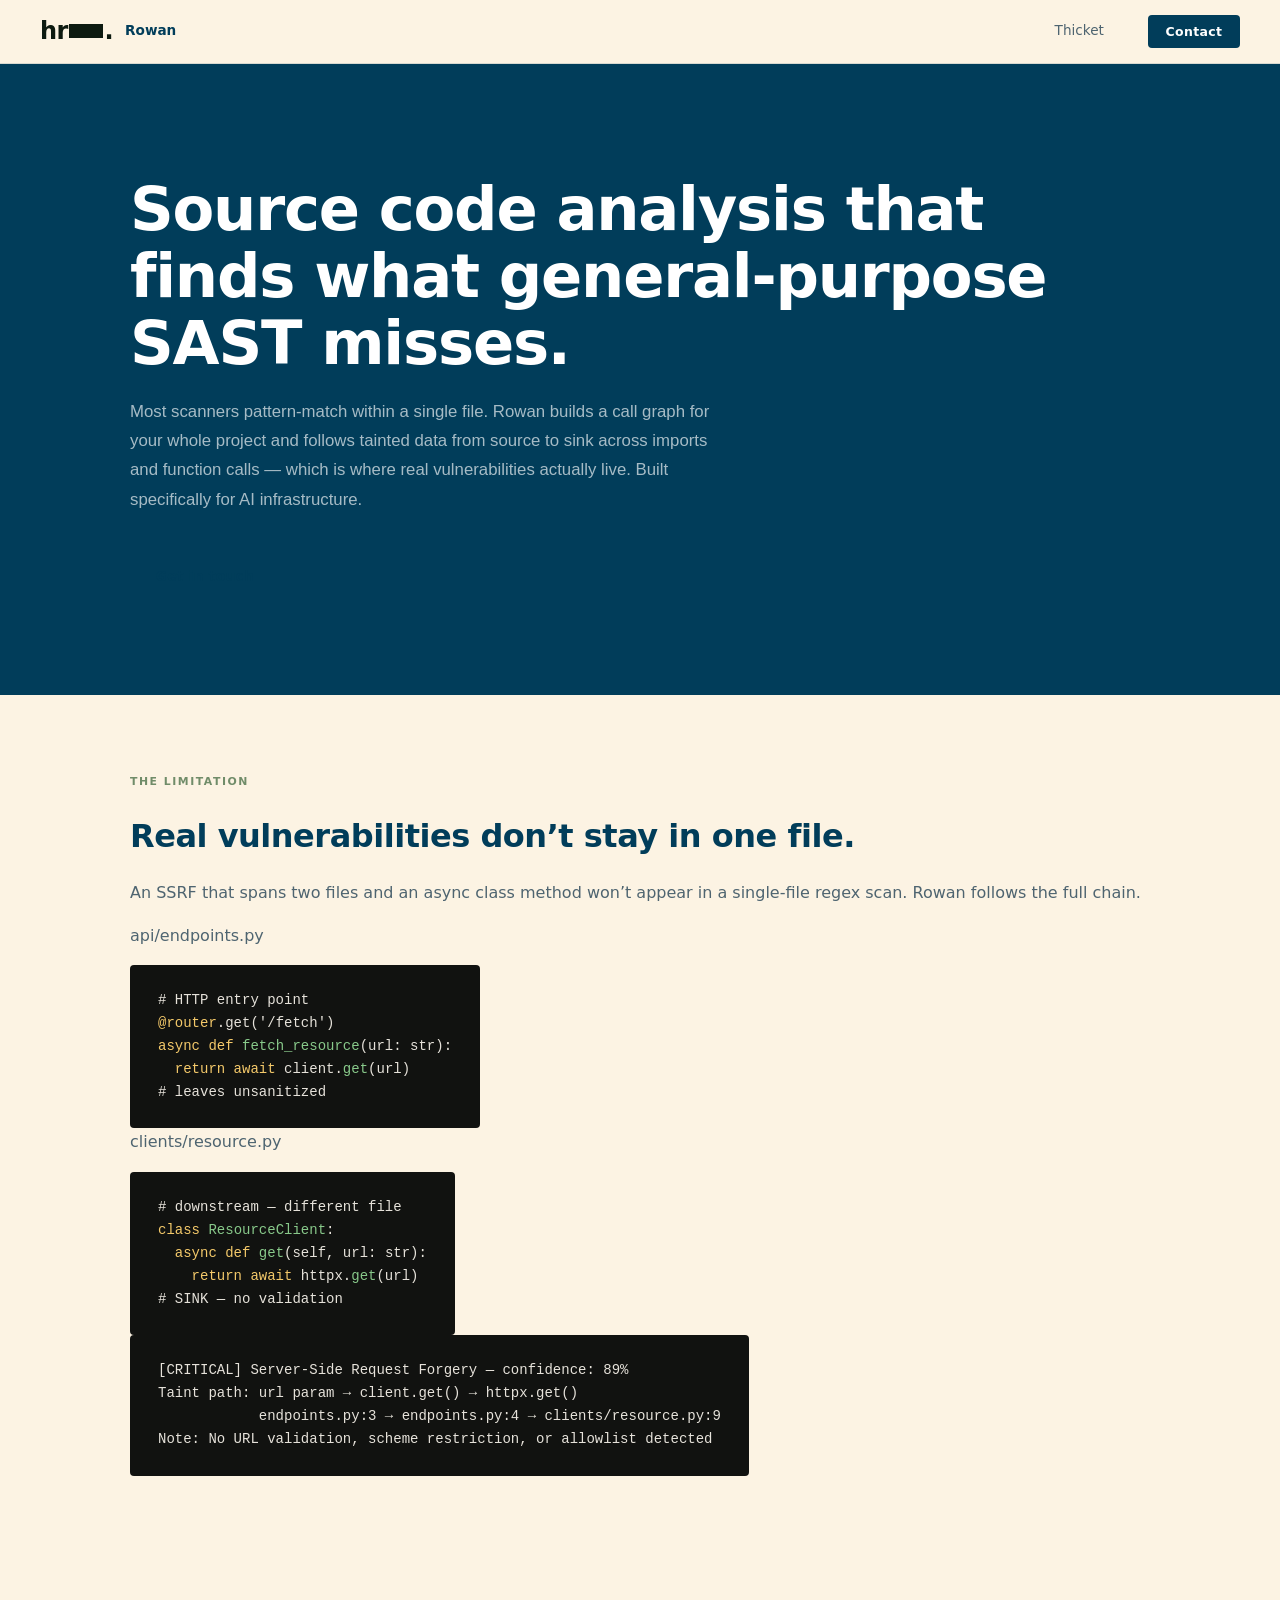
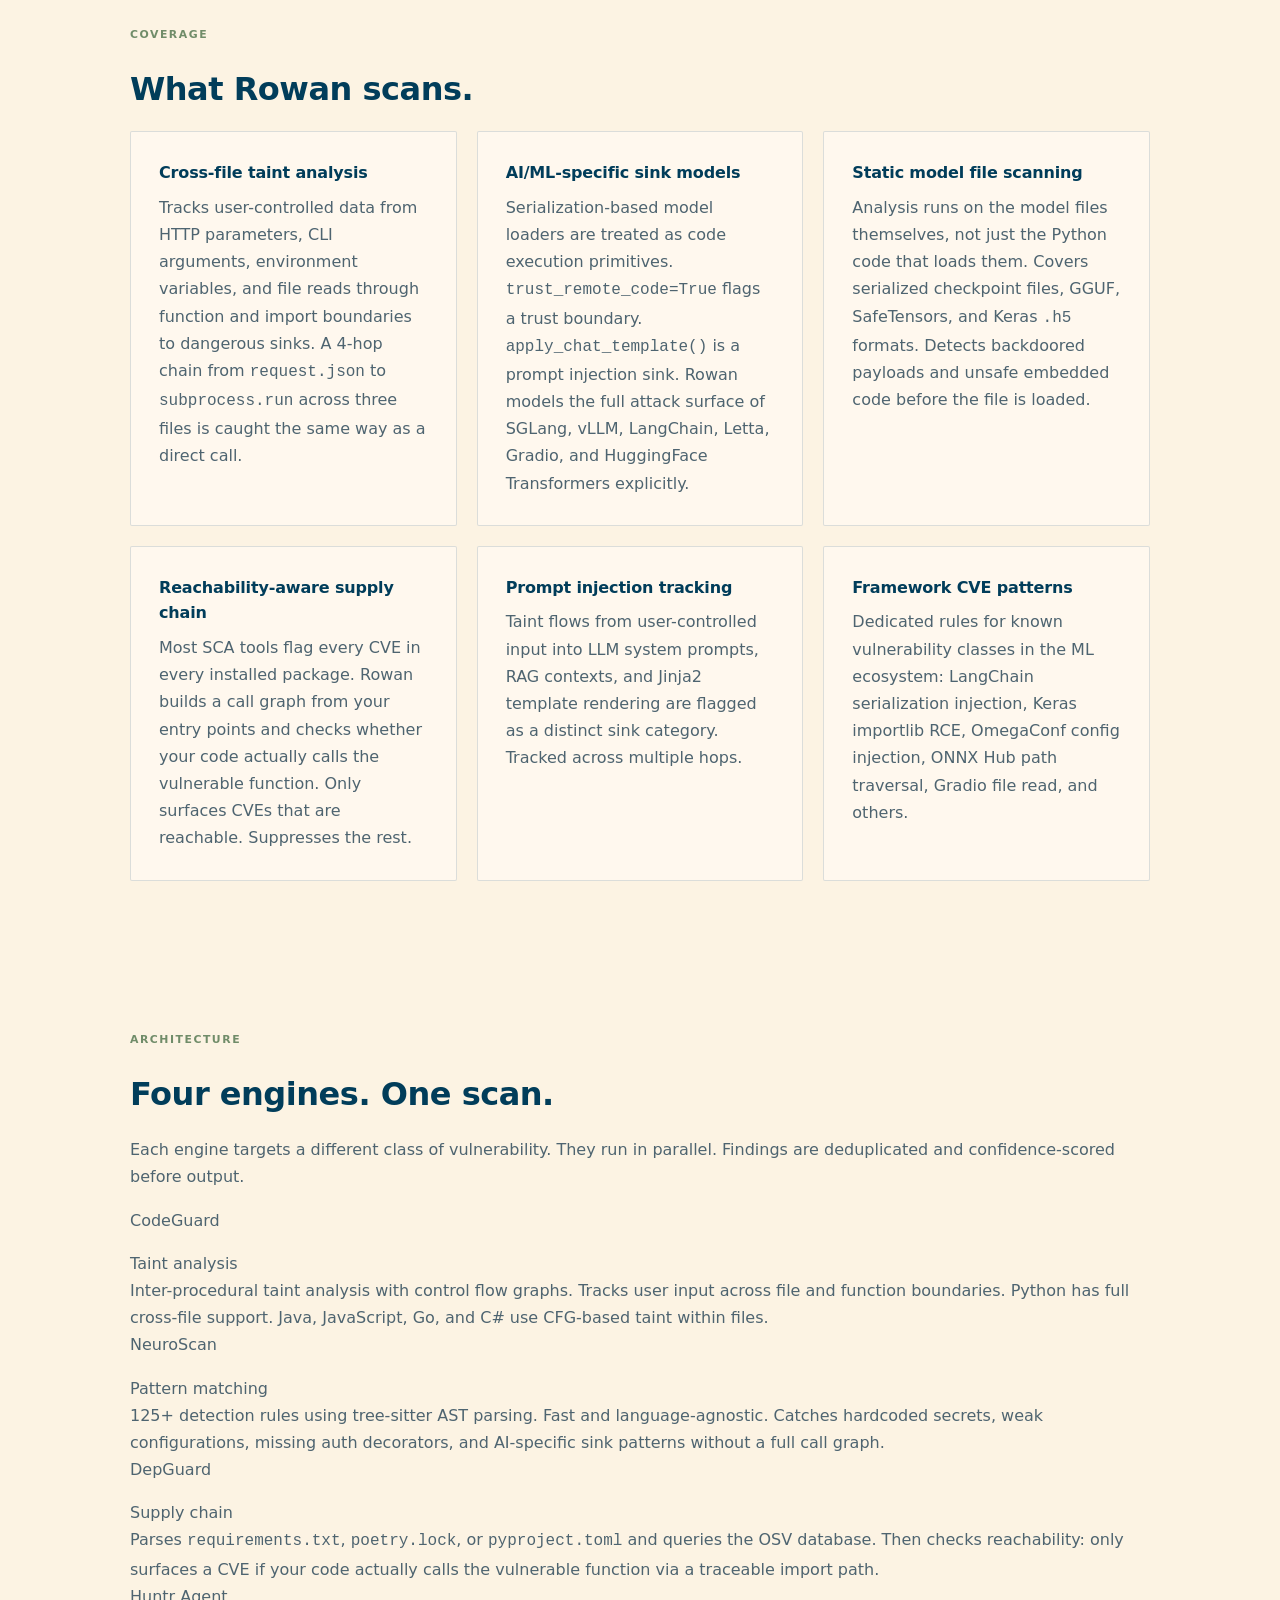
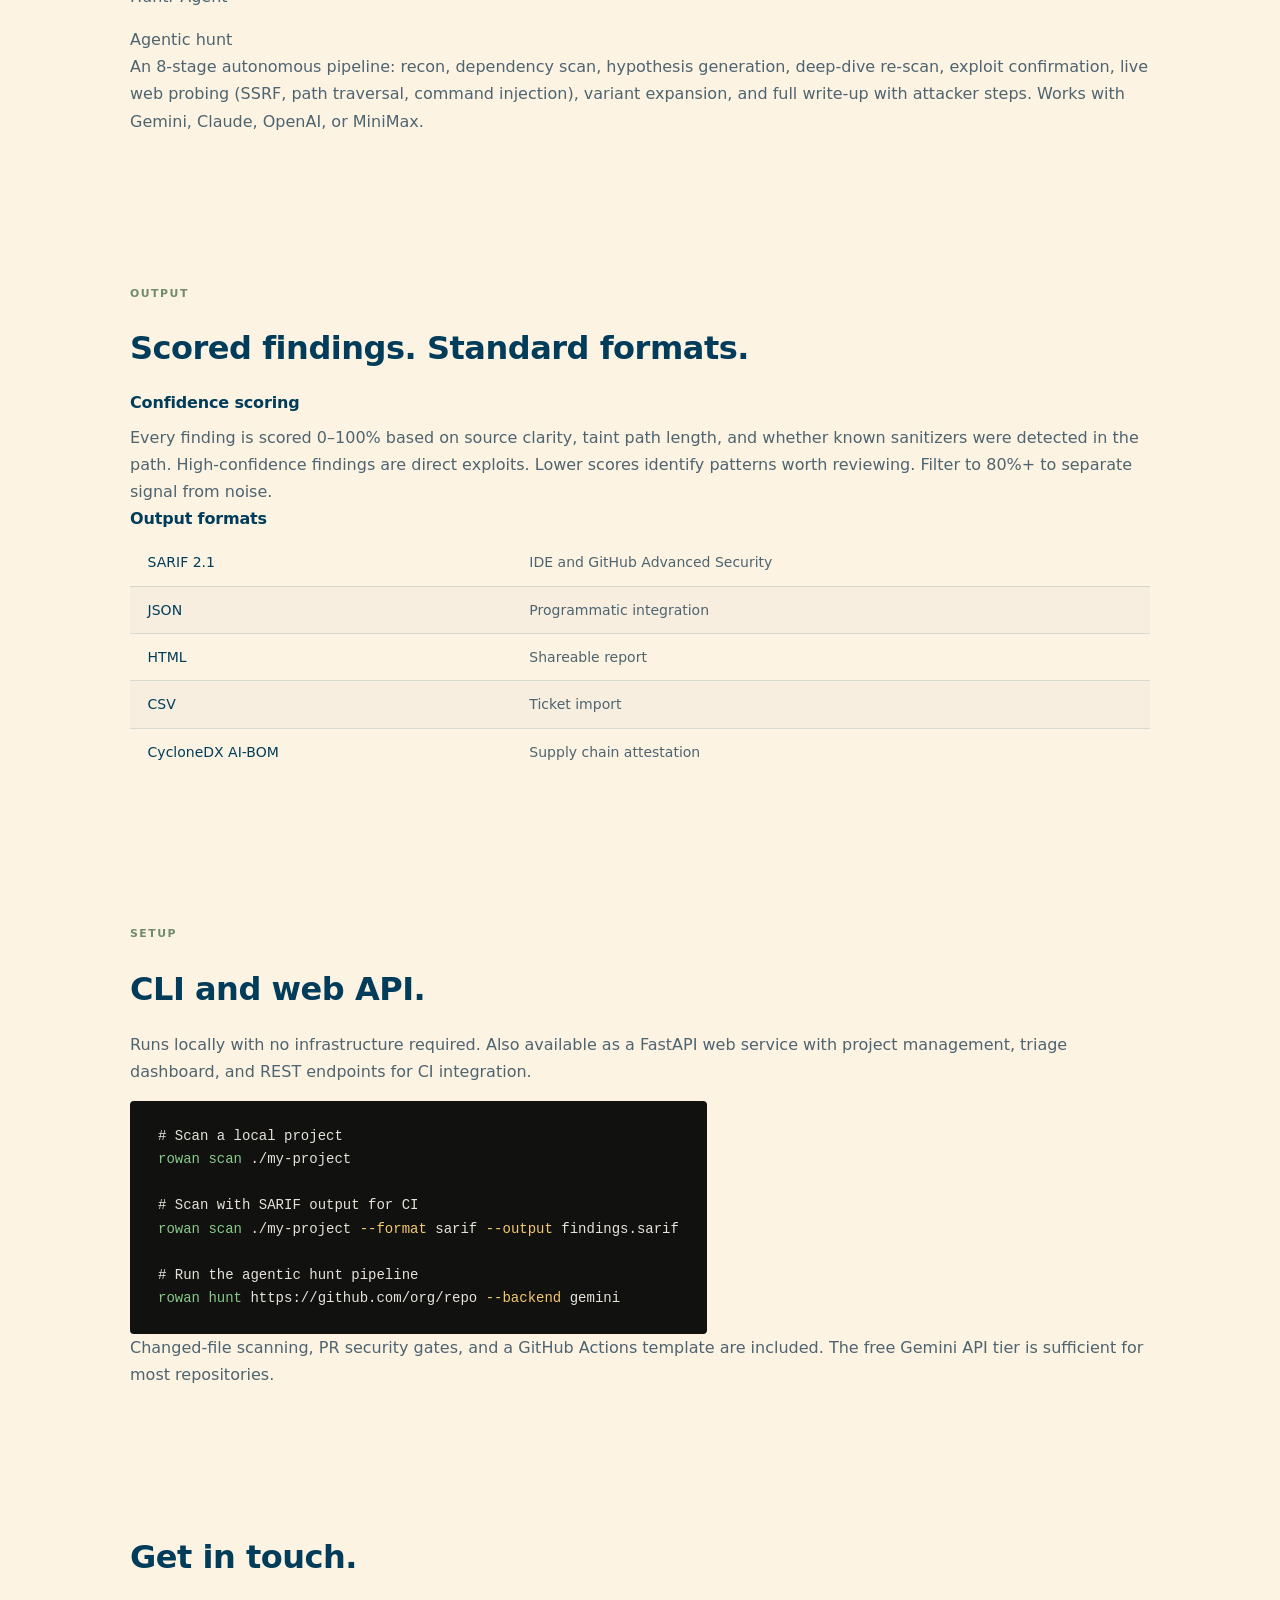
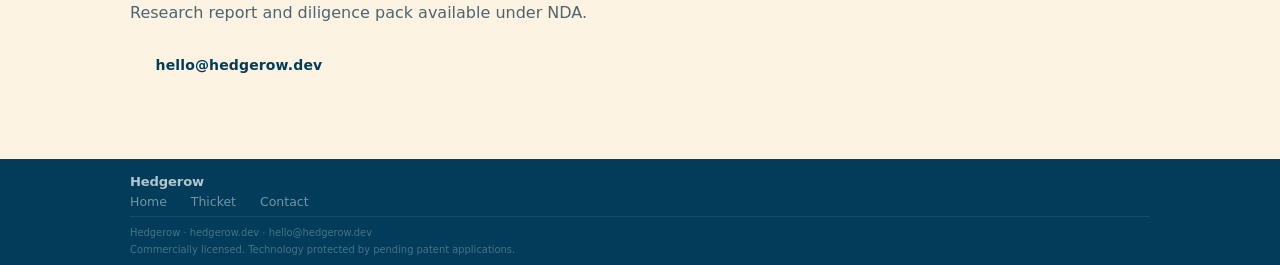
<file: rowan/index.html>
<!DOCTYPE html>
<html lang="en">
<head>
<meta charset="UTF-8">
<meta name="viewport" content="width=device-width,initial-scale=1">
<meta http-equiv="Content-Security-Policy" content="default-src 'self'; style-src 'self' https://fonts.googleapis.com; font-src 'self' https://fonts.gstatic.com; script-src 'self'; img-src 'self' data:; connect-src 'none'; frame-ancestors 'none'; base-uri 'self'; form-action 'none'; upgrade-insecure-requests">
<meta http-equiv="X-Content-Type-Options" content="nosniff">
<meta name="referrer" content="strict-origin-when-cross-origin">
<title>Rowan &mdash; Source Code Analysis for AI Infrastructure</title>
<link rel="preconnect" href="https://fonts.googleapis.com">
<link rel="preconnect" href="https://fonts.gstatic.com" crossorigin>
<link href="https://fonts.googleapis.com/css2?family=Inter:wght@300;400;500;600;700&display=swap" rel="stylesheet">
<link rel="stylesheet" href="../hedgerow.css">
<link rel="stylesheet" href="rowan.css">
</head>
<body>

<nav>
  <div class="nav-logo-group">
    <a class="nav-logo" href="../index.html"><span class="logo-mark">hr<span class="logo-block"></span>.</span></a>
    <a href="index.html" class="logo-tag-link" aria-current="page"><span class="logo-tag">Rowan</span></a>
  </div>
  <div class="nav-links">
    <a href="../thicket/index.html">Thicket</a>
    <a href="mailto:hello@hedgerow.dev" class="nav-cta">Contact</a>
  </div>
  <button class="nav-hamburger" id="navToggle" aria-label="Toggle menu" aria-expanded="false"><span></span><span></span><span></span></button>
</nav>
<div class="nav-drawer" id="navDrawer">
  <a href="../thicket/index.html">Thicket</a>
  <a href="mailto:hello@hedgerow.dev" class="nav-drawer-cta">Contact &rarr;</a>
</div>

<!-- Hero -->
<section class="rowan-hero">
  <div class="wrap">
    <h1>Source code analysis that finds what general-purpose SAST misses.</h1>
    <p class="hero-sub">Most scanners pattern-match within a single file. Rowan builds a call graph for your whole project and follows tainted data from source to sink across imports and function calls &mdash; which is where real vulnerabilities actually live. Built specifically for AI infrastructure.</p>
    <div style="display:flex;gap:1rem;flex-wrap:wrap;margin-top:2.5rem">
      <a href="mailto:hello@hedgerow.dev" class="btn" style="background:#fff;color:var(--navy);font-weight:600">Get in touch</a>
    </div>
  </div>
</section>

<!-- The problem -->
<section style="background:var(--bg);padding:5rem 0;border-bottom:1px solid var(--border)">
  <div class="wrap">
    <p class="section-label">The limitation</p>
    <h2>Real vulnerabilities don&rsquo;t stay in one file.</h2>
    <p style="color:var(--muted);max-width:680px;line-height:1.8;margin-bottom:2rem">An SSRF that spans two files and an async class method won&rsquo;t appear in a single-file regex scan. Rowan follows the full chain.</p>

    <div style="display:grid;grid-template-columns:1fr 1fr;gap:1.5rem;max-width:860px">
      <div>
        <p style="font-size:.7rem;font-weight:700;letter-spacing:.1em;text-transform:uppercase;color:var(--sage);margin-bottom:.75rem">api/endpoints.py</p>
        <div class="code-block" style="display:block;font-size:.78rem">
          <div style="color:var(--faint)"># HTTP entry point</div>
          <div><span class="flag">@router</span>.get(<span style="color:#E6A87C">'/fetch'</span>)</div>
          <div><span class="flag">async def</span> <span class="cmd">fetch_resource</span>(url: str):</div>
          <div>&nbsp;&nbsp;<span class="flag">return await</span> client.<span class="cmd">get</span>(url)</div>
          <div style="color:var(--faint);margin-top:.5rem"># leaves unsanitized</div>
        </div>
      </div>
      <div>
        <p style="font-size:.7rem;font-weight:700;letter-spacing:.1em;text-transform:uppercase;color:var(--sage);margin-bottom:.75rem">clients/resource.py</p>
        <div class="code-block" style="display:block;font-size:.78rem">
          <div style="color:var(--faint)"># downstream — different file</div>
          <div><span class="flag">class</span> <span class="cmd">ResourceClient</span>:</div>
          <div>&nbsp;&nbsp;<span class="flag">async def</span> <span class="cmd">get</span>(self, url: str):</div>
          <div>&nbsp;&nbsp;&nbsp;&nbsp;<span class="flag">return await</span> httpx.<span class="cmd">get</span>(url)</div>
          <div style="color:#E87070;margin-top:.5rem"># SINK — no validation</div>
        </div>
      </div>
    </div>

    <div style="margin-top:1.5rem;max-width:860px">
      <div class="code-block" style="display:block;font-size:.78rem">
        <div style="color:#E87070;font-weight:600">[CRITICAL] Server-Side Request Forgery &mdash; confidence: 89%</div>
        <div style="color:var(--faint);margin-top:.4rem">Taint path: url param &rarr; client.get() &rarr; httpx.get()</div>
        <div style="color:var(--faint)">&nbsp;&nbsp;&nbsp;&nbsp;&nbsp;&nbsp;&nbsp;&nbsp;&nbsp;&nbsp;&nbsp;&nbsp;endpoints.py:3 &rarr; endpoints.py:4 &rarr; clients/resource.py:9</div>
        <div style="color:var(--faint);margin-top:.2rem">Note: No URL validation, scheme restriction, or allowlist detected</div>
      </div>
    </div>
  </div>
</section>

<!-- What Rowan covers -->
<section style="background:var(--surface);padding:5rem 0;border-bottom:1px solid var(--border)">
  <div class="wrap">
    <p class="section-label">Coverage</p>
    <h2>What Rowan scans.</h2>
    <div class="card-grid" style="margin-top:2.5rem">

      <div class="card">
        <h3>Cross-file taint analysis</h3>
        <p>Tracks user-controlled data from HTTP parameters, CLI arguments, environment variables, and file reads through function and import boundaries to dangerous sinks. A 4-hop chain from <code>request.json</code> to <code>subprocess.run</code> across three files is caught the same way as a direct call.</p>
      </div>

      <div class="card">
        <h3>AI/ML-specific sink models</h3>
        <p>Serialization-based model loaders are treated as code execution primitives. <code>trust_remote_code=True</code> flags a trust boundary. <code>apply_chat_template()</code> is a prompt injection sink. Rowan models the full attack surface of SGLang, vLLM, LangChain, Letta, Gradio, and HuggingFace Transformers explicitly.</p>
      </div>

      <div class="card">
        <h3>Static model file scanning</h3>
        <p>Analysis runs on the model files themselves, not just the Python code that loads them. Covers serialized checkpoint files, GGUF, SafeTensors, and Keras <code>.h5</code> formats. Detects backdoored payloads and unsafe embedded code before the file is loaded.</p>
      </div>

      <div class="card">
        <h3>Reachability-aware supply chain</h3>
        <p>Most SCA tools flag every CVE in every installed package. Rowan builds a call graph from your entry points and checks whether your code actually calls the vulnerable function. Only surfaces CVEs that are reachable. Suppresses the rest.</p>
      </div>

      <div class="card">
        <h3>Prompt injection tracking</h3>
        <p>Taint flows from user-controlled input into LLM system prompts, RAG contexts, and Jinja2 template rendering are flagged as a distinct sink category. Tracked across multiple hops.</p>
      </div>

      <div class="card">
        <h3>Framework CVE patterns</h3>
        <p>Dedicated rules for known vulnerability classes in the ML ecosystem: LangChain serialization injection, Keras importlib RCE, OmegaConf config injection, ONNX Hub path traversal, Gradio file read, and others.</p>
      </div>

    </div>
  </div>
</section>

<!-- Four engines -->
<section style="background:var(--bg);padding:5rem 0;border-bottom:1px solid var(--border)">
  <div class="wrap">
    <p class="section-label">Architecture</p>
    <h2>Four engines. One scan.</h2>
    <p style="color:var(--muted);max-width:640px;line-height:1.8;margin-bottom:2.5rem">Each engine targets a different class of vulnerability. They run in parallel. Findings are deduplicated and confidence-scored before output.</p>

    <div style="display:flex;flex-direction:column;gap:0;border-top:1px solid var(--border);max-width:860px;border-left:none">

      <div style="display:grid;grid-template-columns:10rem 1fr;gap:2rem;padding:2rem 0;border-bottom:1px solid var(--border);padding-left:1rem;border-left:2px solid var(--celeste)">
        <div>
          <p style="font-weight:700;color:var(--navy);font-size:.95rem;margin-bottom:.25rem">CodeGuard</p>
          <p style="font-size:.7rem;font-weight:600;letter-spacing:.08em;text-transform:uppercase;color:var(--sage);margin:0">Taint analysis</p>
        </div>
        <p style="color:var(--muted);font-size:.9rem;line-height:1.75;margin:0">Inter-procedural taint analysis with control flow graphs. Tracks user input across file and function boundaries. Python has full cross-file support. Java, JavaScript, Go, and C# use CFG-based taint within files.</p>
      </div>

      <div style="display:grid;grid-template-columns:10rem 1fr;gap:2rem;padding:2rem 0;border-bottom:1px solid var(--border);padding-left:1rem;border-left:2px solid var(--celeste)">
        <div>
          <p style="font-weight:700;color:var(--navy);font-size:.95rem;margin-bottom:.25rem">NeuroScan</p>
          <p style="font-size:.7rem;font-weight:600;letter-spacing:.08em;text-transform:uppercase;color:var(--sage);margin:0">Pattern matching</p>
        </div>
        <p style="color:var(--muted);font-size:.9rem;line-height:1.75;margin:0">125+ detection rules using tree-sitter AST parsing. Fast and language-agnostic. Catches hardcoded secrets, weak configurations, missing auth decorators, and AI-specific sink patterns without a full call graph.</p>
      </div>

      <div style="display:grid;grid-template-columns:10rem 1fr;gap:2rem;padding:2rem 0;border-bottom:1px solid var(--border);padding-left:1rem;border-left:2px solid var(--celeste)">
        <div>
          <p style="font-weight:700;color:var(--navy);font-size:.95rem;margin-bottom:.25rem">DepGuard</p>
          <p style="font-size:.7rem;font-weight:600;letter-spacing:.08em;text-transform:uppercase;color:var(--sage);margin:0">Supply chain</p>
        </div>
        <p style="color:var(--muted);font-size:.9rem;line-height:1.75;margin:0">Parses <code>requirements.txt</code>, <code>poetry.lock</code>, or <code>pyproject.toml</code> and queries the OSV database. Then checks reachability: only surfaces a CVE if your code actually calls the vulnerable function via a traceable import path.</p>
      </div>

      <div style="display:grid;grid-template-columns:10rem 1fr;gap:2rem;padding:2rem 0;padding-left:1rem;border-left:2px solid var(--celeste)">
        <div>
          <p style="font-weight:700;color:var(--navy);font-size:.95rem;margin-bottom:.25rem">Huntr Agent</p>
          <p style="font-size:.7rem;font-weight:600;letter-spacing:.08em;text-transform:uppercase;color:var(--sage);margin:0">Agentic hunt</p>
        </div>
        <p style="color:var(--muted);font-size:.9rem;line-height:1.75;margin:0">An 8-stage autonomous pipeline: recon, dependency scan, hypothesis generation, deep-dive re-scan, exploit confirmation, live web probing (SSRF, path traversal, command injection), variant expansion, and full write-up with attacker steps. Works with Gemini, Claude, OpenAI, or MiniMax.</p>
      </div>

    </div>
  </div>
</section>

<!-- Confidence scoring -->
<section style="background:var(--surface);padding:5rem 0;border-bottom:1px solid var(--border)">
  <div class="wrap">
    <p class="section-label">Output</p>
    <h2>Scored findings. Standard formats.</h2>
    <div style="display:grid;grid-template-columns:1fr 1fr;gap:3rem;margin-top:2.5rem;max-width:860px">
      <div>
        <h3>Confidence scoring</h3>
        <p>Every finding is scored 0&ndash;100% based on source clarity, taint path length, and whether known sanitizers were detected in the path. High-confidence findings are direct exploits. Lower scores identify patterns worth reviewing. Filter to 80%+ to separate signal from noise.</p>
      </div>
      <div>
        <h3>Output formats</h3>
        <table style="margin-top:.875rem;border-collapse:collapse;width:100%;max-width:400px">
          <tr><td style="padding:.5rem .75rem .5rem 0;border-bottom:1px solid var(--border);font-family:'SF Mono','Fira Code',monospace;font-size:.78rem;font-weight:600;color:var(--navy);white-space:nowrap">SARIF 2.1</td><td style="padding:.5rem 0;border-bottom:1px solid var(--border);font-size:.875rem;color:var(--muted)">IDE and GitHub Advanced Security</td></tr>
          <tr><td style="padding:.5rem .75rem .5rem 0;border-bottom:1px solid var(--border);font-family:'SF Mono','Fira Code',monospace;font-size:.78rem;font-weight:600;color:var(--navy)">JSON</td><td style="padding:.5rem 0;border-bottom:1px solid var(--border);font-size:.875rem;color:var(--muted)">Programmatic integration</td></tr>
          <tr><td style="padding:.5rem .75rem .5rem 0;border-bottom:1px solid var(--border);font-family:'SF Mono','Fira Code',monospace;font-size:.78rem;font-weight:600;color:var(--navy)">HTML</td><td style="padding:.5rem 0;border-bottom:1px solid var(--border);font-size:.875rem;color:var(--muted)">Shareable report</td></tr>
          <tr><td style="padding:.5rem .75rem .5rem 0;border-bottom:1px solid var(--border);font-family:'SF Mono','Fira Code',monospace;font-size:.78rem;font-weight:600;color:var(--navy)">CSV</td><td style="padding:.5rem 0;border-bottom:1px solid var(--border);font-size:.875rem;color:var(--muted)">Ticket import</td></tr>
          <tr><td style="padding:.5rem .75rem .5rem 0;font-family:'SF Mono','Fira Code',monospace;font-size:.78rem;font-weight:600;color:var(--navy)">CycloneDX AI-BOM</td><td style="padding:.5rem 0;font-size:.875rem;color:var(--muted)">Supply chain attestation</td></tr>
        </table>
      </div>
    </div>
  </div>
</section>

<!-- Setup -->
<section style="background:var(--bg);padding:5rem 0;border-bottom:1px solid var(--border)">
  <div class="wrap">
    <p class="section-label">Setup</p>
    <h2>CLI and web API.</h2>
    <p style="color:var(--muted);max-width:640px;line-height:1.8;margin-bottom:2rem">Runs locally with no infrastructure required. Also available as a FastAPI web service with project management, triage dashboard, and REST endpoints for CI integration.</p>
    <div class="code-block" style="display:block;max-width:580px">
      <div style="color:var(--faint);font-size:.73rem;margin-bottom:.5rem"># Scan a local project</div>
      <div><span class="cmd">rowan scan</span> ./my-project</div>
      <br>
      <div style="color:var(--faint);font-size:.73rem;margin-bottom:.5rem"># Scan with SARIF output for CI</div>
      <div><span class="cmd">rowan scan</span> ./my-project <span class="flag">--format</span> sarif <span class="flag">--output</span> findings.sarif</div>
      <br>
      <div style="color:var(--faint);font-size:.73rem;margin-bottom:.5rem"># Run the agentic hunt pipeline</div>
      <div><span class="cmd">rowan hunt</span> https://github.com/org/repo <span class="flag">--backend</span> gemini</div>
    </div>
    <p style="margin-top:1.5rem;font-size:.875rem;color:var(--muted)">Changed-file scanning, PR security gates, and a GitHub Actions template are included. The free Gemini API tier is sufficient for most repositories.</p>
  </div>
</section>

<!-- CTA -->
<section style="background:var(--navy);padding:5rem 0">
  <div class="wrap">
    <h2 style="color:#fff;max-width:520px">Get in touch.</h2>
    <p style="color:rgba(255,255,255,.55);max-width:480px;margin:1rem 0 2rem;font-size:.95rem;line-height:1.75">Research report and diligence pack available under NDA.</p>
    <a href="mailto:hello@hedgerow.dev" class="btn" style="background:#fff;color:var(--navy);font-weight:600">hello@hedgerow.dev</a>
  </div>
</section>

<footer>
  <div class="wrap footer-inner">
    <div class="footer-brand">Hedgerow</div>
    <div class="footer-links"><a href="../index.html">Home</a> <a href="../thicket/index.html">Thicket</a> <a href="mailto:hello@hedgerow.dev">Contact</a></div>
  </div>
  <div class="wrap">
    <p class="footer-patent">Hedgerow &middot; hedgerow.dev &middot; hello@hedgerow.dev<br>Commercially licensed. Technology protected by pending patent applications.</p>
  </div>
</footer>

<script src="../nav.js" defer></script>
</body>
</html>
</file>
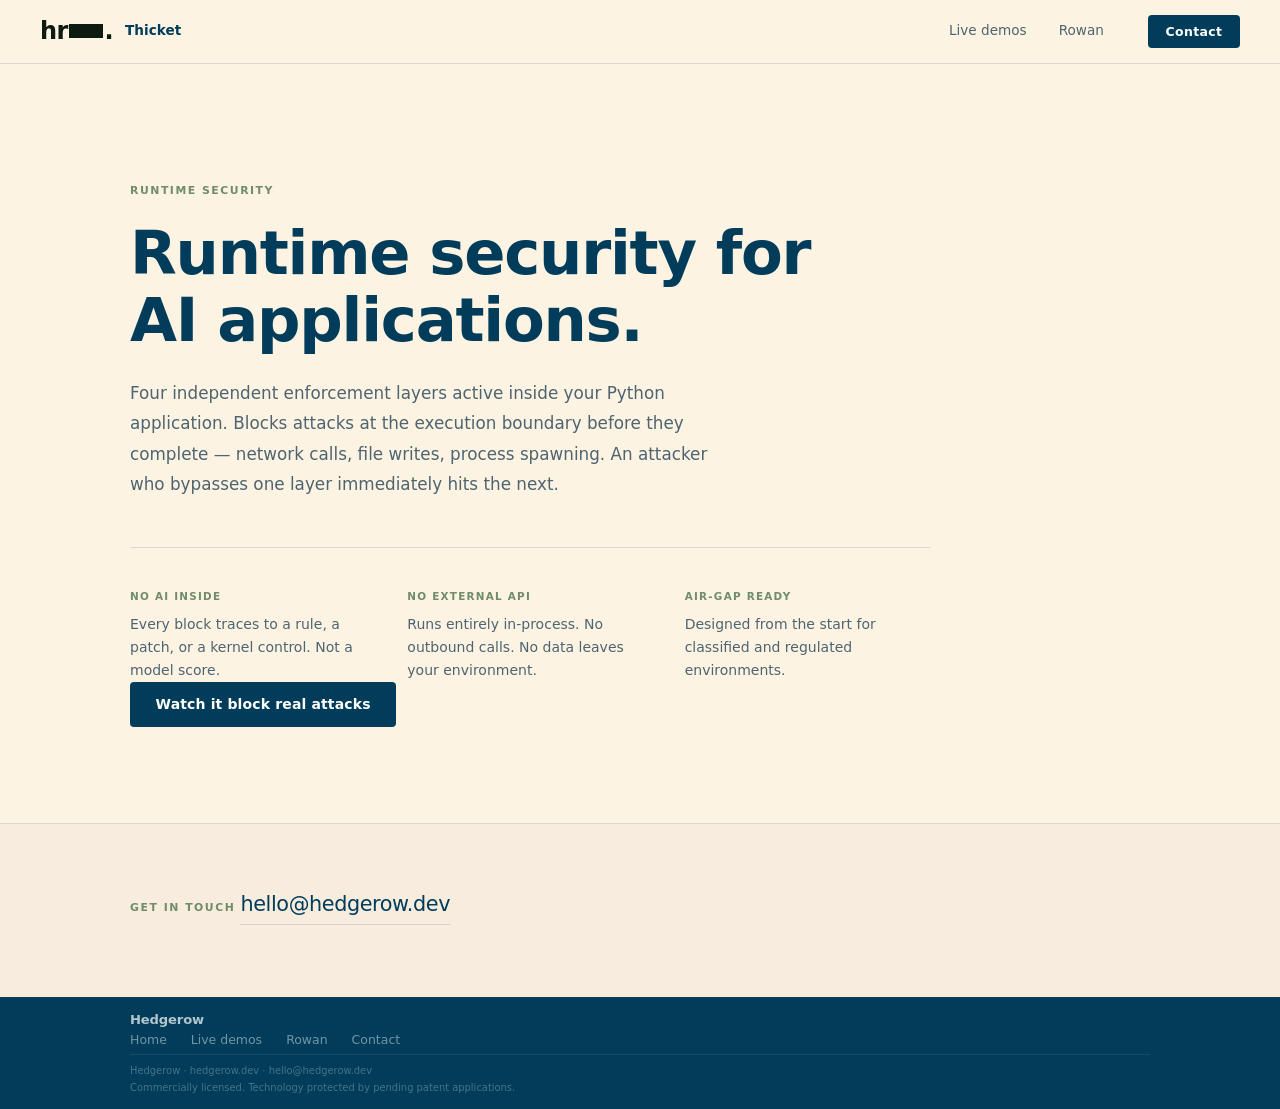
<file: thicket/index.html>
<!DOCTYPE html>
<html lang="en">
<head>
<meta charset="UTF-8">
<meta name="viewport" content="width=device-width,initial-scale=1">
<meta http-equiv="Content-Security-Policy" content="default-src 'self'; style-src 'self' https://fonts.googleapis.com; font-src 'self' https://fonts.gstatic.com; script-src 'self'; img-src 'self' data:; connect-src 'none'; frame-ancestors 'none'; base-uri 'self'; form-action 'none'; upgrade-insecure-requests">
<meta http-equiv="X-Content-Type-Options" content="nosniff">
<meta name="referrer" content="strict-origin-when-cross-origin">
<title>Thicket &mdash; Runtime Security for AI Applications</title>
<link rel="preconnect" href="https://fonts.googleapis.com">
<link rel="preconnect" href="https://fonts.gstatic.com" crossorigin>
<link href="https://fonts.googleapis.com/css2?family=Inter:wght@300;400;500;600;700&display=swap" rel="stylesheet">
<link rel="stylesheet" href="../hedgerow.css">
<link rel="stylesheet" href="product.css">
</head>
<body>

<nav>
  <div class="nav-logo-group">
    <a class="nav-logo" href="../index.html"><span class="logo-mark">hr<span class="logo-block"></span>.</span></a>
    <a href="index.html" class="logo-tag-link" aria-current="page"><span class="logo-tag">Thicket</span></a>
  </div>
  <div class="nav-links">
    <a href="demos.html">Live demos</a>
    <a href="../rowan/index.html">Rowan</a>
    <a href="mailto:hello@hedgerow.dev" class="nav-cta">Contact</a>
  </div>
  <button class="nav-hamburger" id="navToggle" aria-label="Toggle menu" aria-expanded="false"><span></span><span></span><span></span></button>
</nav>
<div class="nav-drawer" id="navDrawer">
  <a href="demos.html">Live demos</a>
  <a href="../rowan/index.html">Rowan</a>
  <a href="mailto:hello@hedgerow.dev" class="nav-drawer-cta">Contact &rarr;</a>
</div>

<section class="sp-hero">
  <div class="wrap">
    <p class="section-label">Runtime security</p>
    <h1>Runtime security for AI applications.</h1>
    <p class="sp-sub">Four independent enforcement layers active inside your Python application. Blocks attacks at the execution boundary before they complete &mdash; network calls, file writes, process spawning. An attacker who bypasses one layer immediately hits the next.</p>
    <div class="sp-claims">
      <div class="sp-claim">
        <span class="sp-claim-head">No AI Inside</span>
        <span class="sp-claim-body">Every block traces to a rule, a patch, or a kernel control. Not a model score.</span>
      </div>
      <div class="sp-claim">
        <span class="sp-claim-head">No external API</span>
        <span class="sp-claim-body">Runs entirely in-process. No outbound calls. No data leaves your environment.</span>
      </div>
      <div class="sp-claim">
        <span class="sp-claim-head">Air-gap ready</span>
        <span class="sp-claim-body">Designed from the start for classified and regulated environments.</span>
      </div>
    </div>
    <a href="demos.html" class="btn btn-primary" style="margin-top:2.5rem;display:inline-flex">Watch it block real attacks</a>
  </div>
</section>

<section class="sp-contact">
  <div class="wrap">
    <p class="section-label">Get in touch</p>
    <a href="mailto:hello@hedgerow.dev" class="contact-email-sm">hello@hedgerow.dev</a>
  </div>
</section>

<footer>
  <div class="wrap footer-inner">
    <div class="footer-brand">Hedgerow</div>
    <div class="footer-links"><a href="../index.html">Home</a> <a href="demos.html">Live demos</a> <a href="../rowan/index.html">Rowan</a> <a href="mailto:hello@hedgerow.dev">Contact</a></div>
  </div>
  <div class="wrap">
    <p class="footer-patent">Hedgerow &middot; hedgerow.dev &middot; hello@hedgerow.dev<br>Commercially licensed. Technology protected by pending patent applications.</p>
  </div>
</footer>

<script src="../nav.js" defer></script>
</body>
</html>
</file>
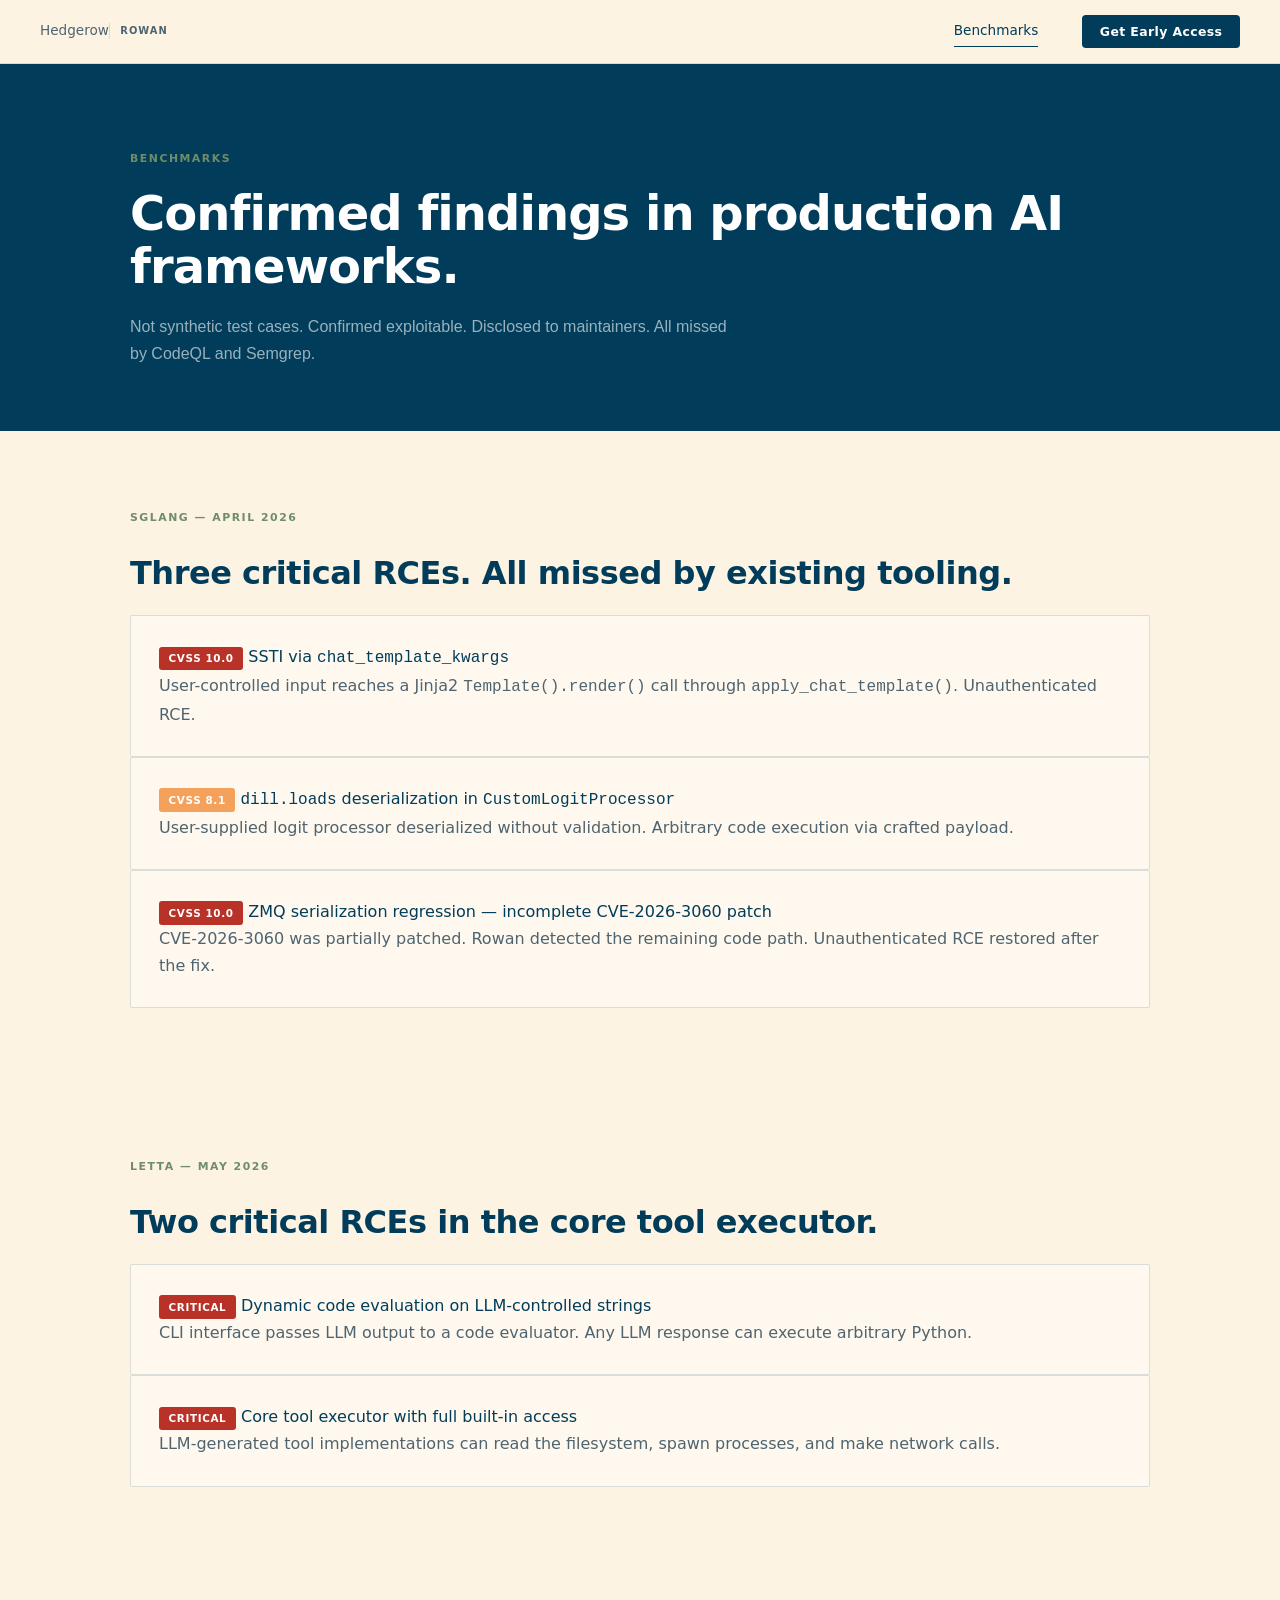
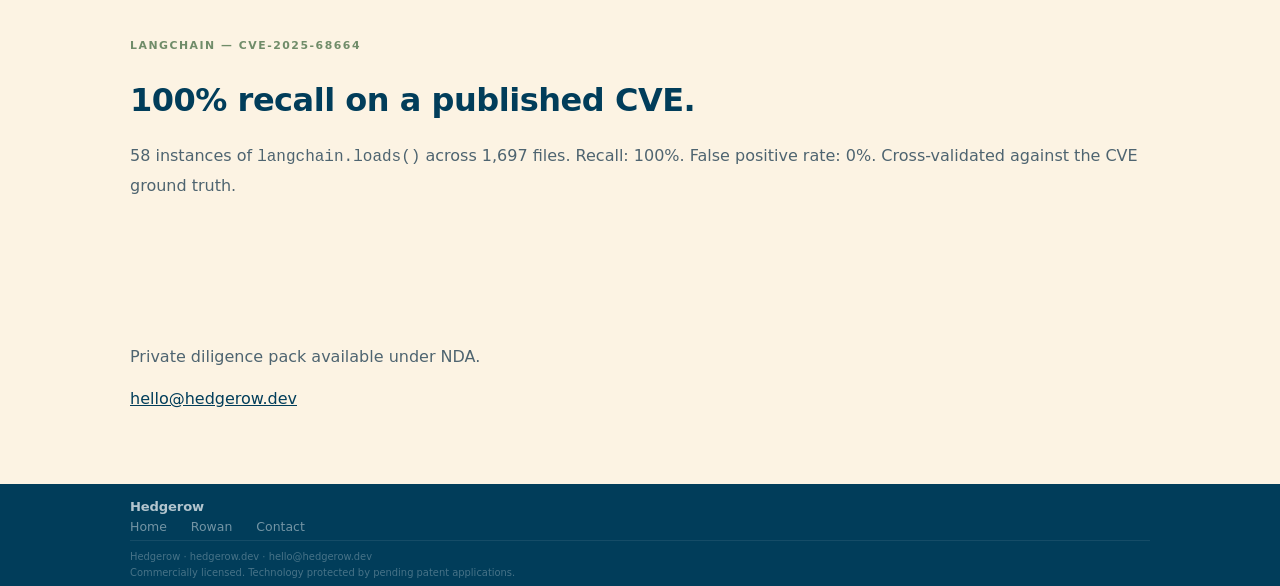
<file: rowan/benchmarks.html>
<!DOCTYPE html>
<html lang="en">
<head>
<meta charset="UTF-8">
<meta name="viewport" content="width=device-width,initial-scale=1">
<meta http-equiv="Content-Security-Policy" content="default-src 'self'; style-src 'self' https://fonts.googleapis.com; font-src 'self' https://fonts.gstatic.com; script-src 'self'; img-src 'self' data:; connect-src 'none'; frame-ancestors 'none'; base-uri 'self'; form-action 'none'; upgrade-insecure-requests">
<meta http-equiv="X-Content-Type-Options" content="nosniff">
<meta name="referrer" content="strict-origin-when-cross-origin">
<title>Rowan Benchmarks &mdash; Confirmed Findings</title>
<link rel="preconnect" href="https://fonts.googleapis.com">
<link rel="preconnect" href="https://fonts.gstatic.com" crossorigin>
<link href="https://fonts.googleapis.com/css2?family=Cormorant+Garamond:ital,wght@0,400;0,600;1,300;1,400;1,600&family=Inter:wght@300;400;500;600;700&display=swap" rel="stylesheet">
<link rel="stylesheet" href="../hedgerow.css">
<link rel="stylesheet" href="rowan.css">
</head>
<body>

<nav>
  <a class="nav-logo" href="../index.html"><span class="logo-word">Hedgerow</span><span class="logo-tag">Rowan</span></a>
  <div class="nav-links">
    <a href="benchmarks.html" class="active">Benchmarks</a>
    <a href="mailto:hello@hedgerow.dev" class="nav-cta">Get Early Access</a>
  </div>
  <button class="nav-hamburger" id="navToggle" aria-label="Toggle menu" aria-expanded="false"><span></span><span></span><span></span></button>
</nav>
<div class="nav-drawer" id="navDrawer">
  <a href="benchmarks.html">Benchmarks</a>
  <a href="mailto:hello@hedgerow.dev" class="nav-drawer-cta">Get Early Access &rarr;</a>
</div>

<div class="rowan-page-header">
  <div class="wrap">
    <div class="section-label" style="color:rgba(255,255,255,.4)">Benchmarks</div>
    <h1>Confirmed findings in production AI frameworks.</h1>
    <p class="page-sub">Not synthetic test cases. Confirmed exploitable. Disclosed to maintainers. All missed by CodeQL and Semgrep.</p>
  </div>
</div>

<section style="background:var(--bg);padding:5rem 0;border-bottom:1px solid var(--border)">
  <div class="wrap">
    <p class="section-label">SGLang &mdash; April 2026</p>
    <h2 style="margin-bottom:2rem">Three critical RCEs. All missed by existing tooling.</h2>
    <div style="display:flex;flex-direction:column;gap:1.25rem;max-width:780px">
      <div class="card">
        <div style="display:flex;align-items:center;gap:.75rem;margin-bottom:.5rem">
          <span class="sev-badge sev-crit">CVSS 10.0</span>
          <span style="font-weight:600;font-size:.95rem">SSTI via <code>chat_template_kwargs</code></span>
        </div>
        <p style="font-size:.875rem;color:var(--muted);margin:0">User-controlled input reaches a Jinja2 <code>Template().render()</code> call through <code>apply_chat_template()</code>. Unauthenticated RCE.</p>
      </div>
      <div class="card">
        <div style="display:flex;align-items:center;gap:.75rem;margin-bottom:.5rem">
          <span class="sev-badge sev-high">CVSS 8.1</span>
          <span style="font-weight:600;font-size:.95rem"><code>dill.loads</code> deserialization in <code>CustomLogitProcessor</code></span>
        </div>
        <p style="font-size:.875rem;color:var(--muted);margin:0">User-supplied logit processor deserialized without validation. Arbitrary code execution via crafted payload.</p>
      </div>
      <div class="card">
        <div style="display:flex;align-items:center;gap:.75rem;margin-bottom:.5rem">
          <span class="sev-badge sev-crit">CVSS 10.0</span>
          <span style="font-weight:600;font-size:.95rem">ZMQ serialization regression &mdash; incomplete CVE-2026-3060 patch</span>
        </div>
        <p style="font-size:.875rem;color:var(--muted);margin:0">CVE-2026-3060 was partially patched. Rowan detected the remaining code path. Unauthenticated RCE restored after the fix.</p>
      </div>
    </div>
  </div>
</section>

<section style="background:var(--surface);padding:5rem 0;border-bottom:1px solid var(--border)">
  <div class="wrap">
    <p class="section-label">Letta &mdash; May 2026</p>
    <h2 style="margin-bottom:2rem">Two critical RCEs in the core tool executor.</h2>
    <div style="display:flex;flex-direction:column;gap:1.25rem;max-width:780px">
      <div class="card">
        <div style="display:flex;align-items:center;gap:.75rem;margin-bottom:.5rem">
          <span class="sev-badge sev-crit">Critical</span>
          <span style="font-weight:600;font-size:.95rem">Dynamic code evaluation on LLM-controlled strings</span>
        </div>
        <p style="font-size:.875rem;color:var(--muted);margin:0">CLI interface passes LLM output to a code evaluator. Any LLM response can execute arbitrary Python.</p>
      </div>
      <div class="card">
        <div style="display:flex;align-items:center;gap:.75rem;margin-bottom:.5rem">
          <span class="sev-badge sev-crit">Critical</span>
          <span style="font-weight:600;font-size:.95rem">Core tool executor with full built-in access</span>
        </div>
        <p style="font-size:.875rem;color:var(--muted);margin:0">LLM-generated tool implementations can read the filesystem, spawn processes, and make network calls.</p>
      </div>
    </div>
  </div>
</section>

<section style="background:var(--bg);padding:5rem 0;border-bottom:1px solid var(--border)">
  <div class="wrap">
    <p class="section-label">LangChain &mdash; CVE-2025-68664</p>
    <h2>100% recall on a published CVE.</h2>
    <p style="color:var(--muted);max-width:600px;line-height:1.75;margin-top:1rem">58 instances of <code>langchain.loads()</code> across 1,697 files. Recall: 100%. False positive rate: 0%. Cross-validated against the CVE ground truth.</p>
  </div>
</section>

<section style="background:var(--navy);padding:4rem 0">
  <div class="wrap">
    <p style="color:rgba(255,255,255,.45);font-size:.875rem;margin-bottom:1rem">Private diligence pack available under NDA.</p>
    <a href="mailto:hello@hedgerow.dev" style="font-family:'Cormorant Garamond',Georgia,serif;font-size:1.5rem;font-style:italic;color:#fff;text-decoration:none;border-bottom:1.5px solid rgba(255,255,255,.25);padding-bottom:.2rem">hello@hedgerow.dev</a>
  </div>
</section>

<footer>
  <div class="wrap">
    <div><div class="footer-brand">Hedgerow</div>
    <div class="footer-links" style="justify-content:flex-start;margin-top:.5rem">
      <a href="../index.html">Home</a>
      <a href="index.html">Rowan</a>
      <a href="mailto:hello@hedgerow.dev">Contact</a>
    </div></div><div></div>
  </div>
  <div class="wrap"><div class="footer-patent">Hedgerow &middot; hedgerow.dev &middot; hello@hedgerow.dev<br>Commercially licensed. Technology protected by pending patent applications.</div></div>
</footer>
<script src="../nav.js" defer></script>
</body>
</html>
</file>
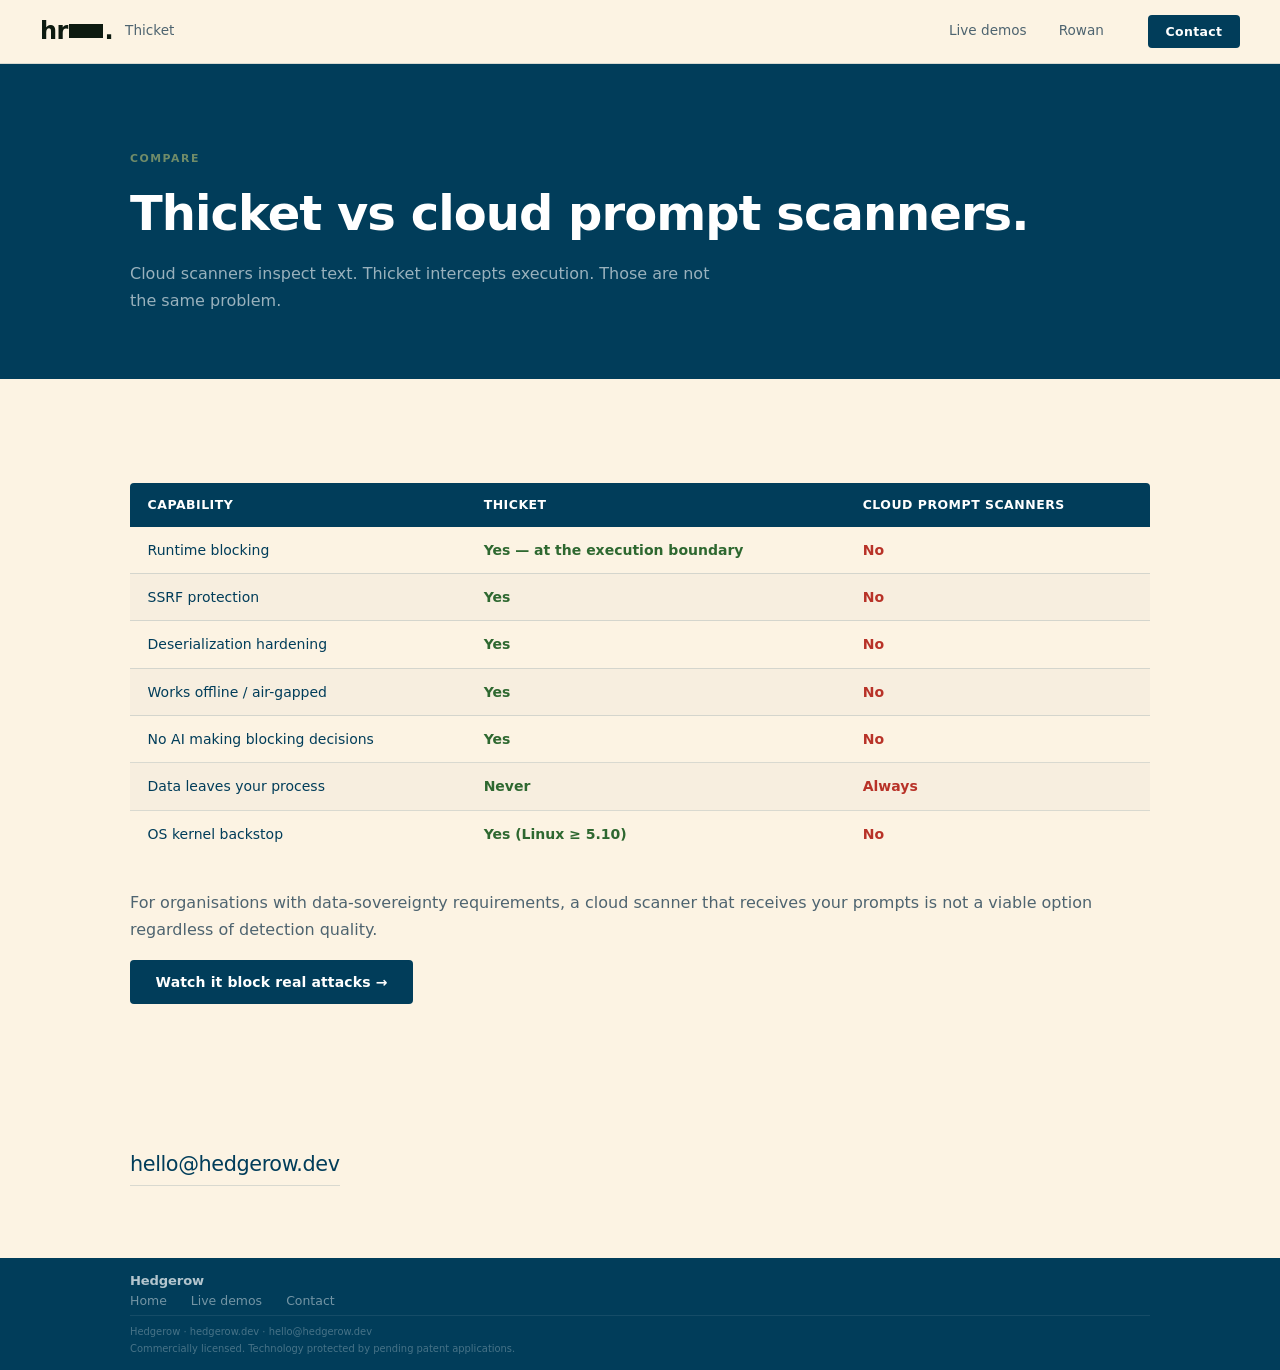
<file: thicket/compare.html>
<!DOCTYPE html>
<html lang="en">
<head>
<meta charset="UTF-8">
<meta name="viewport" content="width=device-width,initial-scale=1">
<meta http-equiv="Content-Security-Policy" content="default-src 'self'; style-src 'self' https://fonts.googleapis.com; font-src 'self' https://fonts.gstatic.com; script-src 'self'; img-src 'self' data:; connect-src 'none'; frame-ancestors 'none'; base-uri 'self'; form-action 'none'; upgrade-insecure-requests">
<meta http-equiv="X-Content-Type-Options" content="nosniff">
<meta name="referrer" content="strict-origin-when-cross-origin">
<title>Thicket vs Alternatives</title>
<link rel="preconnect" href="https://fonts.googleapis.com">
<link rel="preconnect" href="https://fonts.gstatic.com" crossorigin>
<link href="https://fonts.googleapis.com/css2?family=Inter:wght@300;400;500;600;700&display=swap" rel="stylesheet">
<link rel="stylesheet" href="../hedgerow.css">
<link rel="stylesheet" href="product.css">
</head>
<body>

<nav>
  <div class="nav-logo-group"><a class="nav-logo" href="../index.html"><span class="logo-mark">hr<span class="logo-block"></span>.</span></a><a href="index.html" class="logo-tag-link"><span class="logo-tag">Thicket</span></a></div>
  <div class="nav-links">
    <a href="demos.html">Live demos</a>
    <a href="../rowan/index.html">Rowan</a>
    <a href="mailto:hello@hedgerow.dev" class="nav-cta">Contact</a>
  </div>
  <button class="nav-hamburger" id="navToggle" aria-label="Toggle menu" aria-expanded="false"><span></span><span></span><span></span></button>
</nav>
<div class="nav-drawer" id="navDrawer">
  <a href="demos.html">Live demos</a>
  <a href="../rowan/index.html">Rowan</a>
  <a href="mailto:hello@hedgerow.dev" class="nav-drawer-cta">Contact &rarr;</a>
</div>

<div class="page-header">
  <div class="wrap">
    <div class="section-label" style="color:rgba(255,255,255,.4)">Compare</div>
    <h1>Thicket vs cloud prompt scanners.</h1>
    <p class="page-sub">Cloud scanners inspect text. Thicket intercepts execution. Those are not the same problem.</p>
  </div>
</div>

<section style="background:var(--bg);padding:5rem 0">
  <div class="wrap">
    <div class="tbl-wrap">
      <table>
        <thead>
          <tr>
            <th style="width:40%">Capability</th>
            <th>Thicket</th>
            <th>Cloud prompt scanners</th>
          </tr>
        </thead>
        <tbody>
          <tr><td>Runtime blocking</td><td class="t-good">Yes &mdash; at the execution boundary</td><td class="t-bad">No</td></tr>
          <tr><td>SSRF protection</td><td class="t-good">Yes</td><td class="t-bad">No</td></tr>
          <tr><td>Deserialization hardening</td><td class="t-good">Yes</td><td class="t-bad">No</td></tr>
          <tr><td>Works offline / air-gapped</td><td class="t-good">Yes</td><td class="t-bad">No</td></tr>
          <tr><td>No AI making blocking decisions</td><td class="t-good">Yes</td><td class="t-bad">No</td></tr>
          <tr><td>Data leaves your process</td><td class="t-good">Never</td><td class="t-bad">Always</td></tr>
          <tr><td>OS kernel backstop</td><td class="t-good">Yes (Linux &ge; 5.10)</td><td class="t-bad">No</td></tr>
        </tbody>
      </table>
    </div>
    <p style="margin-top:2.5rem;font-size:.9rem;color:var(--muted);max-width:580px;line-height:1.75">For organisations with data-sovereignty requirements, a cloud scanner that receives your prompts is not a viable option regardless of detection quality.</p>
    <div style="margin-top:2.5rem">
      <a href="demos.html" class="btn btn-primary">Watch it block real attacks &rarr;</a>
    </div>
  </div>
</section>

<section style="background:var(--surface);padding:3.5rem 0">
  <div class="wrap">
    <a href="mailto:hello@hedgerow.dev" class="contact-email-sm">hello@hedgerow.dev</a>
  </div>
</section>

<footer>
  <div class="wrap footer-inner">
    <div class="footer-brand">Hedgerow</div>
    <div class="footer-links"><a href="../index.html">Home</a> <a href="demos.html">Live demos</a> <a href="mailto:hello@hedgerow.dev">Contact</a></div>
  </div>
  <div class="wrap">
    <p class="footer-patent">Hedgerow &middot; hedgerow.dev &middot; hello@hedgerow.dev<br>Commercially licensed. Technology protected by pending patent applications.</p>
  </div>
</footer>
<script src="../nav.js" defer></script>
</body>
</html>
</file>
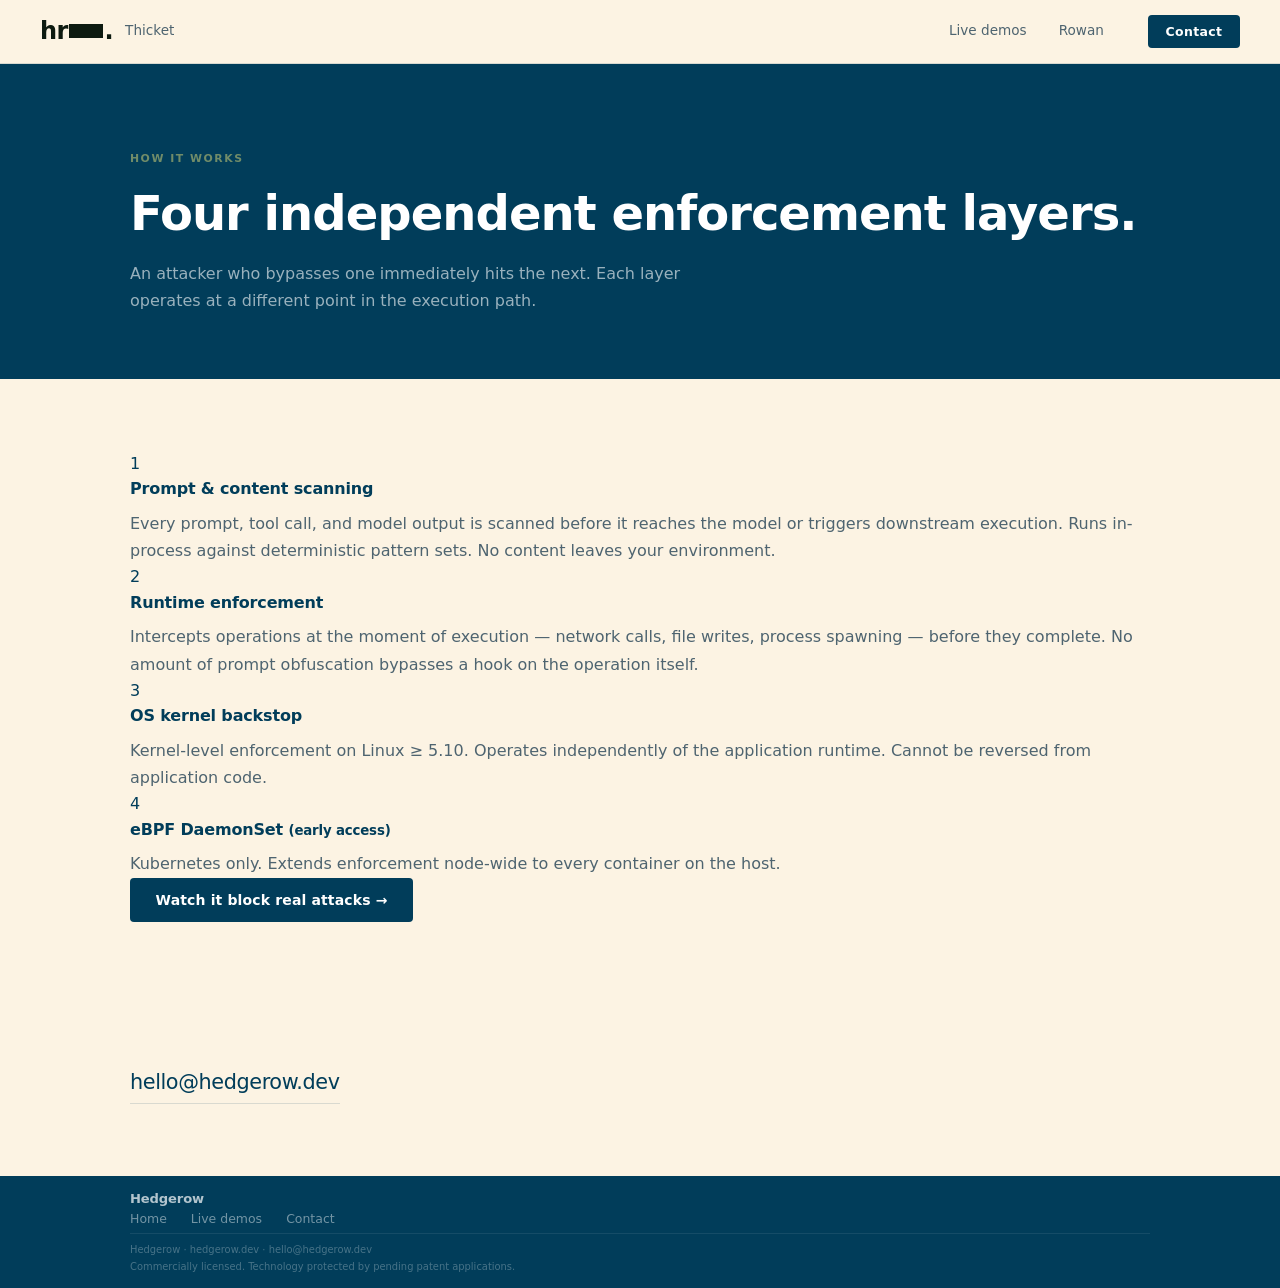
<file: thicket/how-it-works.html>
<!DOCTYPE html>
<html lang="en">
<head>
<meta charset="UTF-8">
<meta name="viewport" content="width=device-width,initial-scale=1">
<meta http-equiv="Content-Security-Policy" content="default-src 'self'; style-src 'self' https://fonts.googleapis.com; font-src 'self' https://fonts.gstatic.com; script-src 'self'; img-src 'self' data:; connect-src 'none'; frame-ancestors 'none'; base-uri 'self'; form-action 'none'; upgrade-insecure-requests">
<meta http-equiv="X-Content-Type-Options" content="nosniff">
<meta name="referrer" content="strict-origin-when-cross-origin">
<title>How Thicket Works</title>
<link rel="preconnect" href="https://fonts.googleapis.com">
<link rel="preconnect" href="https://fonts.gstatic.com" crossorigin>
<link href="https://fonts.googleapis.com/css2?family=Inter:wght@300;400;500;600;700&display=swap" rel="stylesheet">
<link rel="stylesheet" href="../hedgerow.css">
<link rel="stylesheet" href="product.css">
</head>
<body>

<nav>
  <div class="nav-logo-group"><a class="nav-logo" href="../index.html"><span class="logo-mark">hr<span class="logo-block"></span>.</span></a><a href="index.html" class="logo-tag-link"><span class="logo-tag">Thicket</span></a></div>
  <div class="nav-links">
    <a href="demos.html">Live demos</a>
    <a href="../rowan/index.html">Rowan</a>
    <a href="mailto:hello@hedgerow.dev" class="nav-cta">Contact</a>
  </div>
  <button class="nav-hamburger" id="navToggle" aria-label="Toggle menu" aria-expanded="false"><span></span><span></span><span></span></button>
</nav>
<div class="nav-drawer" id="navDrawer">
  <a href="demos.html">Live demos</a>
  <a href="../rowan/index.html">Rowan</a>
  <a href="mailto:hello@hedgerow.dev" class="nav-drawer-cta">Contact &rarr;</a>
</div>

<div class="page-header">
  <div class="wrap">
    <div class="section-label" style="color:rgba(255,255,255,.4)">How it works</div>
    <h1>Four independent enforcement layers.</h1>
    <p class="page-sub">An attacker who bypasses one immediately hits the next. Each layer operates at a different point in the execution path.</p>
  </div>
</div>

<section style="background:var(--bg);padding:5rem 0;border-bottom:1px solid var(--border)">
  <div class="wrap">
    <div style="max-width:780px;border-top:1px solid var(--border)">

      <div style="display:grid;grid-template-columns:2.5rem 1fr;gap:1.5rem;padding:2rem 0;border-bottom:1px solid var(--border)">
        <span style="font-family:'Inter',system-ui,sans-serif;font-size:1rem;font-weight:700;color:var(--sage);letter-spacing:-.01em">1</span>
        <div>
          <h3 style="font-size:1rem;margin-bottom:.4rem">Prompt &amp; content scanning</h3>
          <p style="font-size:.9rem;color:var(--muted);margin:0;line-height:1.7">Every prompt, tool call, and model output is scanned before it reaches the model or triggers downstream execution. Runs in-process against deterministic pattern sets. No content leaves your environment.</p>
        </div>
      </div>

      <div style="display:grid;grid-template-columns:2.5rem 1fr;gap:1.5rem;padding:2rem 0;border-bottom:1px solid var(--border)">
        <span style="font-family:'Inter',system-ui,sans-serif;font-size:1rem;font-weight:700;color:var(--sage);letter-spacing:-.01em">2</span>
        <div>
          <h3 style="font-size:1rem;margin-bottom:.4rem">Runtime enforcement</h3>
          <p style="font-size:.9rem;color:var(--muted);margin:0;line-height:1.7">Intercepts operations at the moment of execution &mdash; network calls, file writes, process spawning &mdash; before they complete. No amount of prompt obfuscation bypasses a hook on the operation itself.</p>
        </div>
      </div>

      <div style="display:grid;grid-template-columns:2.5rem 1fr;gap:1.5rem;padding:2rem 0;border-bottom:1px solid var(--border)">
        <span style="font-family:'Inter',system-ui,sans-serif;font-size:1rem;font-weight:700;color:var(--sage);letter-spacing:-.01em">3</span>
        <div>
          <h3 style="font-size:1rem;margin-bottom:.4rem">OS kernel backstop</h3>
          <p style="font-size:.9rem;color:var(--muted);margin:0;line-height:1.7">Kernel-level enforcement on Linux &ge; 5.10. Operates independently of the application runtime. Cannot be reversed from application code.</p>
        </div>
      </div>

      <div style="display:grid;grid-template-columns:2.5rem 1fr;gap:1.5rem;padding:2rem 0">
        <span style="font-family:'Inter',system-ui,sans-serif;font-size:1rem;font-weight:700;color:var(--sage);letter-spacing:-.01em">4</span>
        <div>
          <h3 style="font-size:1rem;margin-bottom:.4rem">eBPF DaemonSet <small style="font-weight:400;opacity:.55">(early access)</small></h3>
          <p style="font-size:.9rem;color:var(--muted);margin:0;line-height:1.7">Kubernetes only. Extends enforcement node-wide to every container on the host.</p>
        </div>
      </div>
    </div>

    <div style="margin-top:3rem">
      <a href="demos.html" class="btn btn-primary">Watch it block real attacks &rarr;</a>
    </div>
  </div>
</section>

<section style="background:var(--surface);padding:3.5rem 0">
  <div class="wrap">
    <a href="mailto:hello@hedgerow.dev" class="contact-email-sm">hello@hedgerow.dev</a>
  </div>
</section>

<footer>
  <div class="wrap footer-inner">
    <div class="footer-brand">Hedgerow</div>
    <div class="footer-links"><a href="../index.html">Home</a> <a href="demos.html">Live demos</a> <a href="mailto:hello@hedgerow.dev">Contact</a></div>
  </div>
  <div class="wrap">
    <p class="footer-patent">Hedgerow &middot; hedgerow.dev &middot; hello@hedgerow.dev<br>Commercially licensed. Technology protected by pending patent applications.</p>
  </div>
</footer>
<script src="../nav.js" defer></script>
</body>
</html>
</file>
<file: hedgerow.css>
/* Hedgerow Design System — hedgerow.dev */
/* Fonts loaded via <link> in each HTML page (not @import) so CSP can apply SRI */

:root {
  /* ── Hedgerow brand palette — exact guide tokens ── */
  --midnight:  #013D5A;
  --lionsmane: #FCF3E3;
  --celeste-brand: #B0D3CE;
  --herb:      #708C69;
  --marigold-brand: #F4A25B;

  /* Surfaces — warm paper base per style guide */
  --bg:      #FCF3E3;              /* Lionsmane — main page background */
  --surface: #F7ECDD;              /* guide token: --color-surface */
  --card:    #FFF8EE;              /* guide token: --color-surface-2 */
  --border:  rgba(1,61,90,0.14);   /* guide token: --color-border */

  /* Text — Midnight-based per style guide */
  --text:  #013D5A;   /* Midnight — primary text */
  --muted: #4E6470;   /* guide token: --color-text-muted */
  --faint: #8FA3AC;   /* lighter Midnight-derived */

  /* Brand roles */
  --navy:       #013D5A;   /* Midnight */
  --navy-mid:   #012F45;   /* guide: --color-primary-hover */
  --navy-light: #025F8A;
  --sage:       #708C69;   /* Herb — accents, labels, active states */
  --celeste:    #B0D3CE;   /* Celeste — soft secondary surface */
  --amber:      #F4A25B;   /* Marigold — limited warm highlight */
  --marigold:   #F4A25B;   /* Marigold */

  /* Semantic */
  --red:   #B83228;
  --green: #2E6830;
}

*,*::before,*::after { box-sizing:border-box; margin:0; padding:0 }

html { font-size:16px; scroll-behavior:smooth }
body {
  font-family:'Inter', system-ui, sans-serif;
  background:var(--bg);
  color:var(--text);
  line-height:1.6;
  -webkit-font-smoothing:antialiased;
}

/* Global link color — no browser blue */
a { color:var(--navy) }
a:hover { color:var(--navy-mid) }

/* ── Typography — Inter throughout, per style guide ── */
h1 {
  font-family:'Inter', system-ui, sans-serif;
  font-size:clamp(2.2rem,5vw,3.8rem);
  font-weight:700;
  letter-spacing:-.02em;
  line-height:1.1;
  margin-bottom:1.25rem;
  color:var(--navy);
}
h2 {
  font-family:'Inter', system-ui, sans-serif;
  font-size:clamp(1.4rem,3vw,2rem);
  font-weight:600;
  letter-spacing:-.015em;
  color:var(--navy);
  margin-bottom:1rem;
}
h3 { font-size:1rem; font-weight:600; color:var(--navy); margin-bottom:.5rem; letter-spacing:-.01em }
p { color:var(--muted); line-height:1.7; margin-bottom:1rem }
p:last-child { margin-bottom:0 }

.section-label {
  display:inline-block;
  font-size:.68rem; font-weight:600; letter-spacing:.14em; text-transform:uppercase;
  color:var(--sage); margin-bottom:1.25rem;
}
.section-intro {
  font-size:1.05rem; color:var(--muted);
  max-width:640px; margin-bottom:3rem; line-height:1.7;
}

/* ── Layout ── */
.wrap { max-width:1100px; margin:0 auto; padding:0 2.5rem }
section { padding:4.5rem 0 }

/* ── Nav ── */
nav {
  position:sticky; top:0; z-index:100;
  background:rgba(252,243,227,0.95);
  backdrop-filter:blur(16px);
  border-bottom:1px solid var(--border);
  padding:0 2.5rem;
  display:flex; align-items:center; gap:2rem;
  height:4rem;
}
.nav-logo-group {
  display:inline-flex; align-items:center; gap:.75rem;
  margin-right:auto; white-space:nowrap; flex-shrink:0;
}
.nav-logo {
  display:inline-flex; align-items:center;
  text-decoration:none;
  margin-right:auto;
}
.nav-logo-group .nav-logo { margin-right:0 }

/* ── "hr█." logo mark ── */
.logo-mark {
  font-family:'Inter', system-ui, sans-serif;
  font-weight:700;
  font-size:1.5rem;
  letter-spacing:-.02em;
  color:#0D1A10;
  display:inline-flex;
  align-items:center;
  gap:0;
  line-height:1;
}
.logo-block {
  display:inline-block;
  width:1.4em;
  height:0.62em;
  background:currentColor;
  margin:0 0.06em;
  flex-shrink:0;
}

.logo-tag-link { text-decoration:none }
.logo-tag-link:hover .logo-tag,
.logo-tag-link[aria-current="page"] .logo-tag { color:var(--navy); font-weight:600 }
.nav-logo .logo-tag {
  font-family:'Inter', system-ui, sans-serif;
  font-size:.62rem; font-weight:600; color:var(--muted);
  letter-spacing:.1em; text-transform:uppercase;
  border-left:1px solid var(--border); padding-left:.65rem;
}
.nav-links { display:flex; align-items:center; gap:2rem }
nav a {
  font-size:.85rem; font-weight:500;
  color:var(--muted); text-decoration:none;
  padding:.25rem 0; border-bottom:1.5px solid transparent;
  transition:color .15s, border-color .15s;
}
nav a:hover, nav a.active { color:var(--navy); border-bottom-color:var(--navy) }
.nav-cta {
  margin-left:.75rem;
  background:var(--navy); color:#fff !important;
  padding:.4rem 1.1rem !important; border-radius:4px;
  border-bottom:none !important;
  font-size:.78rem !important; font-weight:600 !important;
  letter-spacing:.03em;
}
.nav-cta:hover { background:var(--navy-mid) !important; color:#fff !important }

/* ── Buttons ── */
.btn {
  display:inline-flex; align-items:center; gap:.45rem;
  padding:.7rem 1.6rem; border-radius:4px;
  font-size:.875rem; font-weight:600; letter-spacing:.01em;
  text-decoration:none; border:none; cursor:pointer;
  transition:opacity .15s, transform .1s;
}
.btn:hover { opacity:.85; transform:translateY(-1px) }
.btn-primary  { background:var(--navy); color:#fff }
.btn-outline  { background:transparent; color:var(--navy); border:1.5px solid var(--navy) }
.btn-sage     { background:var(--sage); color:#fff }

/* ── Cards ── */
.card {
  background:var(--card);
  border:1px solid var(--border);
  border-radius:2px; padding:1.75rem;
}
.card-grid {
  display:grid;
  grid-template-columns:repeat(auto-fit, minmax(280px,1fr));
  gap:1.25rem;
}
.card-grid-2 {
  display:grid;
  grid-template-columns:repeat(auto-fit, minmax(340px,1fr));
  gap:1.25rem;
}

/* ── Callout ── */
.callout {
  border-left:2px solid var(--navy);
  background:rgba(1,61,90,.05);
  padding:1.25rem 1.5rem; border-radius:0 4px 4px 0;
  margin:2rem 0;
}
.callout p { color:var(--text); font-weight:500; font-size:1rem; margin:0 }
.callout.red   { border-left-color:var(--red);   background:rgba(168,64,48,.06) }
.callout.green { border-left-color:var(--green); background:rgba(46,104,48,.06) }

/* ── Tables ── */
.tbl-wrap {
  overflow-x:auto; margin:2rem 0;
  -webkit-overflow-scrolling:touch;
  position:relative;
}
table { width:100%; border-collapse:collapse; font-size:.875rem }
th {
  background:var(--navy); color:#fff;
  padding:.75rem 1.1rem; text-align:left; font-weight:600;
  font-size:.78rem; letter-spacing:.04em; text-transform:uppercase;
}
th:first-child { border-radius:4px 0 0 0 }
th:last-child  { border-radius:0 4px 0 0 }
td { padding:.75rem 1.1rem; border-bottom:1px solid var(--border); color:var(--muted) }
tr:last-child td { border-bottom:none }
tr:nth-child(even) td { background:rgba(0,0,0,.018) }
td:first-child { color:var(--text); font-weight:500 }
.t-good { color:var(--green); font-weight:600 }
.t-bad  { color:var(--red);   font-weight:600 }
.t-dim  { color:var(--faint) }

/* ── Badge ── */
.badge {
  display:inline-flex; align-items:center; gap:.4rem;
  font-size:.68rem; font-weight:700; letter-spacing:.07em; text-transform:uppercase;
  padding:.28rem .75rem; border-radius:3px;
  background:var(--navy); color:#fff;
}
.badge-outline { background:transparent; color:var(--navy); border:1.5px solid var(--navy) }

/* ── Code block ── */
.code-block {
  background:#111210; color:#E6E2DA;
  font-family:'SF Mono','Fira Code','Cascadia Code', monospace;
  font-size:.875rem; padding:1.5rem 1.75rem;
  border-radius:4px; line-height:1.65;
  display:inline-block;
}
.code-block .cmd  { color:#88C98A }
.code-block .flag { color:#F4C96A }

/* ── Layer num ── */
.layer-num {
  display:inline-flex; align-items:center; justify-content:center;
  width:2rem; height:2rem; border-radius:2px;
  background:var(--navy); color:#fff;
  font-size:.75rem; font-weight:700;
  flex-shrink:0;
}
.layer-card {
  display:flex; gap:1.25rem;
  background:var(--card); border:1px solid var(--border);
  border-radius:4px; padding:1.75rem;
}
.layer-card-body { flex:1 }
.layer-tag {
  display:inline-block;
  font-size:.63rem; font-weight:700; letter-spacing:.08em; text-transform:uppercase;
  padding:.2rem .6rem; border-radius:3px;
  background:var(--navy); color:#fff; margin-bottom:.5rem;
}
.layer-tag.k8s { background:var(--marigold); color:#fff }

/* ── Hero ── */
.hero {
  padding:7rem 0 6rem;
  background:var(--bg);
}
.hero-inner {
  display:grid;
  grid-template-columns:1fr 1fr;
  gap:5rem; align-items:center;
}
.hero-badge {
  display:flex; align-items:center; gap:.75rem;
  margin-bottom:1.75rem;
}
.hero h1 { margin-bottom:1.25rem }
.hero-sub { font-size:1.1rem; color:var(--muted); line-height:1.7; margin-bottom:2rem }
.hero-actions { display:flex; gap:1rem; flex-wrap:wrap }
.hero-snippet {
  background:#111210;
  border-radius:4px; padding:2.25rem;
  box-shadow:0 32px 64px rgba(18,41,20,.18), 0 4px 16px rgba(18,41,20,.1);
}

/* ── Stat row ── */
.stat-row {
  display:grid;
  grid-template-columns:repeat(auto-fit, minmax(160px,1fr));
  gap:1rem; margin-top:2rem;
}
.stat {
  text-align:center;
  background:var(--card); border:1px solid var(--border);
  border-radius:4px; padding:1.5rem 1.25rem;
}
.stat-num {
  font-family:'Inter', system-ui, sans-serif;
  font-size:2.8rem; font-weight:700;
  color:var(--navy); letter-spacing:-.04em;
  display:block; line-height:1;
}
.stat-label { font-size:.78rem; color:var(--muted); margin-top:.4rem }

/* ── Integration chips ── */
.chip-group { display:flex; flex-wrap:wrap; gap:.5rem; margin-top:.75rem }
.chip {
  background:var(--surface); border:1px solid var(--border);
  border-radius:3px; padding:.3rem .75rem;
  font-size:.78rem; color:var(--muted); font-weight:500;
}

/* ── FAQ ── */
.faq-item { border-bottom:1px solid var(--border); padding:1.5rem 0 }
.faq-item:last-child { border-bottom:none }
.faq-q { font-weight:600; color:var(--navy); margin-bottom:.5rem; font-size:.95rem }
.faq-a { color:var(--muted); font-size:.9rem }

/* ── Divider ── */
.divider { border:none; border-top:1px solid var(--border); margin:0 }

/* ── Page header ── */
.page-header {
  background:var(--navy);
  padding:5rem 0 4rem;
}
.page-header h1 { color:#fff; font-size:clamp(2rem,4.5vw,3rem) }
.page-header .page-sub {
  font-family:'Inter', system-ui, sans-serif; font-style:normal;
  color:rgba(255,255,255,.6); font-size:1rem;
  margin-top:.875rem; max-width:600px;
}

/* ── Capability cards ── */
.cap-grid {
  display:grid;
  grid-template-columns:repeat(auto-fit, minmax(300px,1fr));
  gap:1.25rem;
}
.cap-card {
  background:var(--card); border:1px solid var(--border);
  border-radius:4px; padding:1.75rem;
  display:flex; flex-direction:column; gap:.5rem;
}
.cap-icon { font-size:1.35rem; margin-bottom:.25rem }
.cap-card h3 { margin-bottom:.25rem }
.cap-card p  { font-size:.9rem; margin:0 }

/* ── Attack result rows ── */
.attack-result {
  display:flex; align-items:center; justify-content:space-between;
  padding:.875rem 1.25rem; border-radius:4px;
  border:1px solid var(--border); margin-bottom:.5rem;
  background:var(--bg);
}
.attack-result:last-child { margin-bottom:0 }
.attack-name { font-weight:500; font-size:.9rem; color:var(--text) }
.result-pair { display:flex; gap:.75rem; flex-shrink:0 }
.result-badge {
  font-size:.7rem; font-weight:700; padding:.25rem .65rem; border-radius:3px;
  display:inline-flex; align-items:center; gap:.3rem; white-space:nowrap;
}
.rb-fail { background:#FAF0EE; color:var(--red);   border:1px solid rgba(168,64,48,.25) }
.rb-pass { background:#EEF4EE; color:var(--green); border:1px solid rgba(46,104,48,.25) }

/* ── Footer ── */
footer {
  background:var(--navy);
  padding:.75rem 0;
  font-size:.78rem;
}
/* Compact single-row layout */
.footer-inner {
  display:flex; align-items:center;
  justify-content:space-between; gap:2rem; flex-wrap:wrap;
}
footer .wrap { display:block }
.footer-brand {
  font-family:'Inter', system-ui, sans-serif;
  font-weight:700; font-size:.82rem; letter-spacing:-.01em;
  color:rgba(255,255,255,.7); flex-shrink:0;
}
.footer-sub { display:none }
.footer-links { display:flex; gap:1.5rem; flex-wrap:wrap; margin:0 }
footer a { color:rgba(255,255,255,.45); text-decoration:none; font-size:.78rem }
footer a:hover { color:rgba(255,255,255,.85) }
.footer-patent {
  font-size:.62rem; color:rgba(255,255,255,.28);
  border-top:1px solid rgba(255,255,255,.08);
  padding-top:.5rem; margin-top:.25rem;
}

/* ── Hamburger ── */
.nav-hamburger {
  display:none; flex-direction:column; justify-content:center;
  gap:5px; background:none; border:none; cursor:pointer;
  padding:6px 4px; margin-left:auto; flex-shrink:0;
}
.nav-hamburger span {
  display:block; width:22px; height:1.5px;
  background:var(--navy); border-radius:1px;
  transition:transform .22s ease, opacity .18s;
}
.nav-hamburger.open span:nth-child(1) { transform:rotate(45deg) translate(4.5px,4.5px) }
.nav-hamburger.open span:nth-child(2) { opacity:0 }
.nav-hamburger.open span:nth-child(3) { transform:rotate(-45deg) translate(4.5px,-4.5px) }

/* ── Nav dropdown ── */
.nav-item { position:relative; display:inline-flex; align-items:center }
.nav-item > a { display:inline-flex; align-items:center; gap:.3rem }
.nav-item > a::after {
  content:'';
  display:inline-block; width:.42rem; height:.42rem;
  border-right:1.5px solid currentColor; border-bottom:1.5px solid currentColor;
  transform:rotate(45deg) translateY(-2px);
  opacity:.55; transition:transform .2s;
}
.nav-dropdown {
  position:absolute; top:calc(100% + .6rem); left:-.75rem;
  background:var(--bg);
  border:1px solid var(--border);
  border-radius:4px;
  min-width:170px;
  padding:.35rem 0;
  box-shadow:0 8px 28px rgba(1,61,90,.12);
  z-index:200;
  opacity:0; visibility:hidden;
  transform:translateY(-6px);
  transition:opacity .15s, transform .15s, visibility .15s;
}
.nav-item:hover .nav-dropdown,
.nav-item:focus-within .nav-dropdown { opacity:1; visibility:visible; transform:translateY(0) }
.nav-item:hover > a::after,
.nav-item:focus-within > a::after { transform:rotate(-135deg) translateY(-2px); opacity:.7 }
.nav-dropdown a {
  display:block; padding:.45rem 1rem;
  font-size:.8rem; font-weight:500;
  color:var(--muted); text-decoration:none;
  border-bottom:none !important; transition:color .12s;
  white-space:nowrap;
}
.nav-dropdown a:hover { color:var(--navy); background:rgba(1,61,90,.04) }

/* Drawer grouped sections */
.drawer-section { padding:.25rem 0; border-bottom:1px solid var(--border) }
.drawer-section:last-of-type { border-bottom:none }
.drawer-section-label {
  font-size:.62rem; font-weight:700; letter-spacing:.1em; text-transform:uppercase;
  color:var(--faint); padding:.75rem 0 .35rem;
}
.drawer-section a {
  padding:.6rem 0 .6rem .75rem; font-size:.9rem;
  border-bottom:none;
}

/* ── Mobile drawer ── */
.nav-drawer {
  display:none; position:fixed; top:4rem; left:0; right:0;
  background:rgba(252,243,227,.98);
  backdrop-filter:blur(18px); -webkit-backdrop-filter:blur(18px);
  border-bottom:1px solid var(--border);
  z-index:99; flex-direction:column;
  padding:.5rem 1.75rem 1.5rem;
}
.nav-drawer.open { display:flex }
.nav-drawer a {
  padding:.9rem 0; border-bottom:1px solid var(--border);
  font-size:1rem; font-weight:500;
  color:var(--muted); text-decoration:none; transition:color .15s;
}
.nav-drawer a:hover { color:var(--navy) }
.nav-drawer a:last-child { border-bottom:none }
.nav-drawer .nav-drawer-cta { color:var(--navy); font-weight:700; margin-top:.25rem; border-bottom:none }

/* ── Responsive ── */
@media(max-width:768px) {
  nav { gap:1rem; padding:0 1.25rem }
  .nav-links { display:none }
  .nav-hamburger { display:flex }
  .tbl-wrap::after {
    content:''; position:sticky; right:0; top:0;
    display:block; width:48px; height:100%; margin-top:-100%;
    background:linear-gradient(to right, transparent, var(--surface) 90%);
    pointer-events:none; float:right;
  }
  .hero-inner { grid-template-columns:1fr }
  .hero-snippet { display:none }
  section { padding:3.5rem 0 }
  .wrap { padding:0 1.25rem }
  footer .wrap { grid-template-columns:1fr }
  footer .wrap { flex-direction:column; gap:.75rem; align-items:flex-start }
  .footer-links { justify-content:flex-start }
}
</file>
<file: rowan/rowan.css>
/* ── Rowan shared components ── */

/* Nav sign-in link */
.nav-sign-in {
  font-size:.85rem; font-weight:500;
  color:var(--muted); text-decoration:none;
  padding:.25rem 0; border-bottom:1.5px solid transparent;
  transition:color .15s;
}
.nav-sign-in:hover { color:var(--navy) }

/* Hero */
.rowan-hero {
  background:var(--navy);
  padding:7rem 0 6rem;
}
.rowan-hero h1 { color:#fff; font-size:clamp(2.4rem,5.5vw,3.8rem) }
.rowan-hero .hero-sub {
  font-family:'Inter',sans-serif; font-style:normal;
  color:rgba(255,255,255,.65); font-size:1.05rem;
  max-width:600px; margin:1.25rem 0 2.5rem; line-height:1.75;
}
.rowan-hero .section-label { color:rgba(255,255,255,.4) }
.hero-actions { display:flex; gap:1rem; flex-wrap:wrap }
.btn-hero-primary {
  background:#fff; color:var(--navy);
  padding:.75rem 1.75rem; border-radius:4px;
  font-size:.9rem; font-weight:700; text-decoration:none;
  transition:opacity .15s;
}
.btn-hero-primary:hover { opacity:.88 }
.btn-hero-secondary {
  background:transparent; color:rgba(255,255,255,.75);
  border:1.5px solid rgba(255,255,255,.3);
  padding:.75rem 1.75rem; border-radius:4px;
  font-size:.9rem; font-weight:600; text-decoration:none;
  transition:border-color .15s, color .15s;
}
.btn-hero-secondary:hover { border-color:rgba(255,255,255,.65); color:#fff }

/* Social proof bar */
.proof-bar {
  background:rgba(255,255,255,.06);
  border-top:1px solid rgba(255,255,255,.08);
  padding:1rem 0;
  display:flex; align-items:center; gap:1.5rem; flex-wrap:wrap;
}
.proof-bar-label {
  font-size:.68rem; font-weight:600; letter-spacing:.1em; text-transform:uppercase;
  color:rgba(255,255,255,.35); white-space:nowrap;
}
.proof-names {
  display:flex; gap:1.75rem; flex-wrap:wrap; align-items:center;
}
.proof-names span {
  font-size:.82rem; font-weight:500;
  color:rgba(255,255,255,.55);
  letter-spacing:.01em;
}
.proof-names span.confirmed { color:rgba(255,255,255,.8) }

/* Feature grid */
.feature-grid {
  display:grid;
  grid-template-columns:repeat(3,1fr);
  gap:1.25rem; margin-top:2.5rem;
}
.feature-card {
  background:var(--card); border:1px solid var(--border);
  border-radius:6px; padding:1.75rem;
  position:relative;
}
.feature-num {
  font-family:'Cormorant Garamond',Georgia,serif;
  font-size:2.5rem; font-weight:300; font-style:italic;
  color:var(--border); line-height:1;
  position:absolute; top:1.25rem; right:1.5rem;
  user-select:none;
}
.feature-card h3 { font-size:1rem; margin-bottom:.5rem }
.feature-card p  { font-size:.875rem; margin:0; line-height:1.65 }

/* Proof points */
.proof-section { display:flex; flex-direction:column; gap:2.5rem; margin-top:2.5rem }
.proof-block {
  background:var(--card); border:1px solid var(--border);
  border-radius:6px; padding:2rem;
}
.proof-block-header {
  display:flex; align-items:baseline; gap:1rem;
  margin-bottom:1.25rem; flex-wrap:wrap;
}
.proof-project {
  font-family:'Cormorant Garamond',Georgia,serif;
  font-size:1.5rem; font-weight:400; font-style:italic;
  color:var(--navy);
}
.proof-date {
  font-size:.72rem; font-weight:600; letter-spacing:.08em; text-transform:uppercase;
  color:var(--faint);
}
.proof-summary { font-size:.9rem; color:var(--muted); margin-bottom:1.25rem }

.sev-badge {
  display:inline-flex; align-items:center; gap:.35rem;
  font-size:.65rem; font-weight:700; letter-spacing:.06em; text-transform:uppercase;
  padding:.22rem .6rem; border-radius:3px;
}
.sev-crit { background:var(--red);      color:#fff }
.sev-high { background:var(--marigold); color:#fff }

/* Comparison table */
.compare-table { width:100%; border-collapse:collapse; font-size:.875rem; margin-top:1rem }
.compare-table th {
  background:var(--navy); color:#fff;
  padding:.65rem 1rem; text-align:left;
  font-size:.72rem; font-weight:600; letter-spacing:.06em; text-transform:uppercase;
}
.compare-table th:first-child { border-radius:4px 0 0 0 }
.compare-table th:last-child  { border-radius:0 4px 0 0 }
.compare-table td { padding:.65rem 1rem; border-bottom:1px solid var(--border); color:var(--muted) }
.compare-table tr:last-child td { border-bottom:none }
.compare-table td:first-child { color:var(--text); font-weight:500; font-family:'Courier New',monospace; font-size:.82rem }
.tick { color:var(--green); font-weight:700 }
.cross { color:var(--red);   font-weight:700 }
.tick-rowan { color:var(--green); font-weight:600; font-size:.82rem }
.cross-other { color:var(--faint); font-size:.82rem }

/* Engine mini-cards */
.engine-grid {
  display:grid;
  grid-template-columns:repeat(auto-fit,minmax(240px,1fr));
  gap:1.25rem; margin-top:2rem;
}
.engine-card {
  background:var(--card); border:1px solid var(--border);
  border-radius:6px; padding:1.5rem;
  border-top:3px solid var(--sage);
}
.engine-name {
  font-family:'Cormorant Garamond',Georgia,serif;
  font-size:1.2rem; font-weight:600; font-style:italic;
  color:var(--navy); margin-bottom:.35rem;
}
.engine-subtitle { font-size:.72rem; font-weight:600; letter-spacing:.08em; text-transform:uppercase; color:var(--sage); margin-bottom:.75rem }
.engine-card p { font-size:.875rem; margin:0; line-height:1.65 }

/* Output format list */
.output-list {
  display:flex; flex-direction:column; gap:.6rem; margin-top:1.5rem;
}
.output-item {
  display:flex; align-items:baseline; gap:.875rem;
  background:var(--card); border:1px solid var(--border);
  border-radius:6px; padding:1rem 1.25rem;
}
.output-tag {
  font-family:'Courier New',monospace; font-size:.78rem; font-weight:700;
  color:var(--navy); background:rgba(1,61,90,.07);
  padding:.15rem .5rem; border-radius:3px;
  white-space:nowrap; flex-shrink:0;
}
.output-desc { font-size:.875rem; color:var(--muted) }

/* CTA section */
.rowan-cta {
  background:var(--navy); padding:6rem 0; text-align:center;
}
.rowan-cta h2 { color:#fff }
.rowan-cta p  { color:rgba(255,255,255,.6); max-width:480px; margin:.875rem auto 2.25rem; line-height:1.7 }

/* Pipeline block */
.pipeline-block {
  background:#111210; color:#C8D4CE;
  font-family:'SF Mono','Fira Code','Cascadia Code',monospace;
  font-size:.8rem; line-height:1.75;
  padding:2rem 2.25rem; border-radius:6px;
  overflow-x:auto; margin-top:2rem;
}
.pl-comment { color:#5A7A69 }
.pl-engine  { color:#88C98A }

/* Page header on sub-pages */
.rowan-page-header {
  background:var(--navy);
  padding:5rem 0 4rem;
}
.rowan-page-header h1 { color:#fff; font-size:clamp(2rem,4.5vw,3rem) }
.rowan-page-header .page-sub {
  font-family:'Inter',sans-serif; font-style:normal;
  color:rgba(255,255,255,.6); font-size:1rem;
  margin-top:.875rem; max-width:600px;
}

/* Stage table (Huntr Agent) */
.stage-table { width:100%; border-collapse:collapse; font-size:.875rem; margin-top:1.5rem }
.stage-table th { background:var(--navy); color:#fff; padding:.65rem 1rem; text-align:left; font-size:.72rem; letter-spacing:.06em; text-transform:uppercase; font-weight:600 }
.stage-table th:first-child { border-radius:4px 0 0 0; width:3rem }
.stage-table th:last-child  { border-radius:0 4px 0 0 }
.stage-table td { padding:.65rem 1rem; border-bottom:1px solid var(--border); color:var(--muted) }
.stage-table tr:last-child td { border-bottom:none }
.stage-num { font-weight:700; color:var(--navy) }

/* Benchmark findings */
.finding-block { margin-bottom:2rem; padding-bottom:2rem; border-bottom:1px solid var(--border) }
.finding-block:last-child { border-bottom:none; margin-bottom:0; padding-bottom:0 }
.finding-title { font-weight:600; color:var(--navy); margin-bottom:.35rem; font-size:.95rem }
.finding-body  { font-size:.875rem; color:var(--muted); line-height:1.7 }

/* Coverage table */
.coverage-table { width:100%; border-collapse:collapse; font-size:.875rem; margin-top:1.5rem }
.coverage-table th { background:var(--navy); color:#fff; padding:.65rem 1rem; text-align:left; font-size:.72rem; letter-spacing:.06em; text-transform:uppercase; font-weight:600 }
.coverage-table th:first-child { border-radius:4px 0 0 0 }
.coverage-table th:last-child  { border-radius:0 4px 0 0 }
.coverage-table td { padding:.65rem 1rem; border-bottom:1px solid var(--border); color:var(--muted) }
.coverage-table tr:last-child td { border-bottom:none }
.coverage-table td:first-child { color:var(--text); font-weight:500 }
.cov-full    { color:var(--green); font-weight:600 }
.cov-partial { color:var(--amber); font-weight:600 }

/* Confidence score labels */
.conf-grid { display:flex; flex-direction:column; gap:.5rem; margin-top:1.5rem }
.conf-row {
  display:flex; align-items:center; gap:1rem;
  background:var(--card); border:1px solid var(--border);
  border-radius:6px; padding:.875rem 1.25rem;
}
.conf-range { font-family:'Courier New',monospace; font-size:.82rem; font-weight:700; color:var(--navy); min-width:5.5rem; flex-shrink:0 }
.conf-label { font-size:.875rem; color:var(--muted) }

/* Responsive */
@media(max-width:768px){
  .feature-grid { grid-template-columns:1fr }
  .engine-grid  { grid-template-columns:1fr }
  .proof-bar    { flex-direction:column; align-items:flex-start; gap:.75rem }
}
</file>
<file: thicket/product.css>
/* Thicket product page */
.sp-hero {
  padding:7rem 0 6rem;
  border-bottom:1px solid var(--border);
}
.sp-hero .kicker {
  font-size:.68rem;font-weight:700;letter-spacing:.14em;text-transform:uppercase;
  color:var(--sage);margin-bottom:1.5rem;
}
.sp-hero h1 { max-width:720px;margin-bottom:1.5rem }
.sp-sub {
  font-size:1.05rem;color:var(--muted);max-width:580px;line-height:1.8;margin-bottom:3rem;
}
.sp-claims {
  display:grid;grid-template-columns:repeat(3,1fr);gap:2rem;row-gap:2rem;
  max-width:800px;padding-top:2.5rem;border-top:1px solid var(--border);
}
.sp-claim { display:flex;flex-direction:column;gap:.5rem }
.sp-claim-head { font-size:.65rem;font-weight:700;letter-spacing:.12em;text-transform:uppercase;color:var(--sage);display:block }
.sp-claim-body { font-size:.875rem;color:var(--muted);line-height:1.65 }
.sp-contact { background:var(--surface);padding:4rem 0 }
.sp-contact .section-label { margin-bottom:1rem }
.contact-email-sm {
  font-family:'Inter', system-ui, sans-serif;
  font-size:1.3rem; font-weight:400; letter-spacing:-.02em;
  color:var(--navy); text-decoration:none;
  border-bottom:1.5px solid var(--border); padding-bottom:.2rem;
  display:inline-block; transition:border-color .2s;
}
.contact-email-sm:hover { border-color:var(--navy) }
@media(max-width:768px) {
  .sp-hero { padding:5rem 0 4rem }
  .sp-claims { grid-template-columns:1fr;gap:1.5rem }
}
</file>
